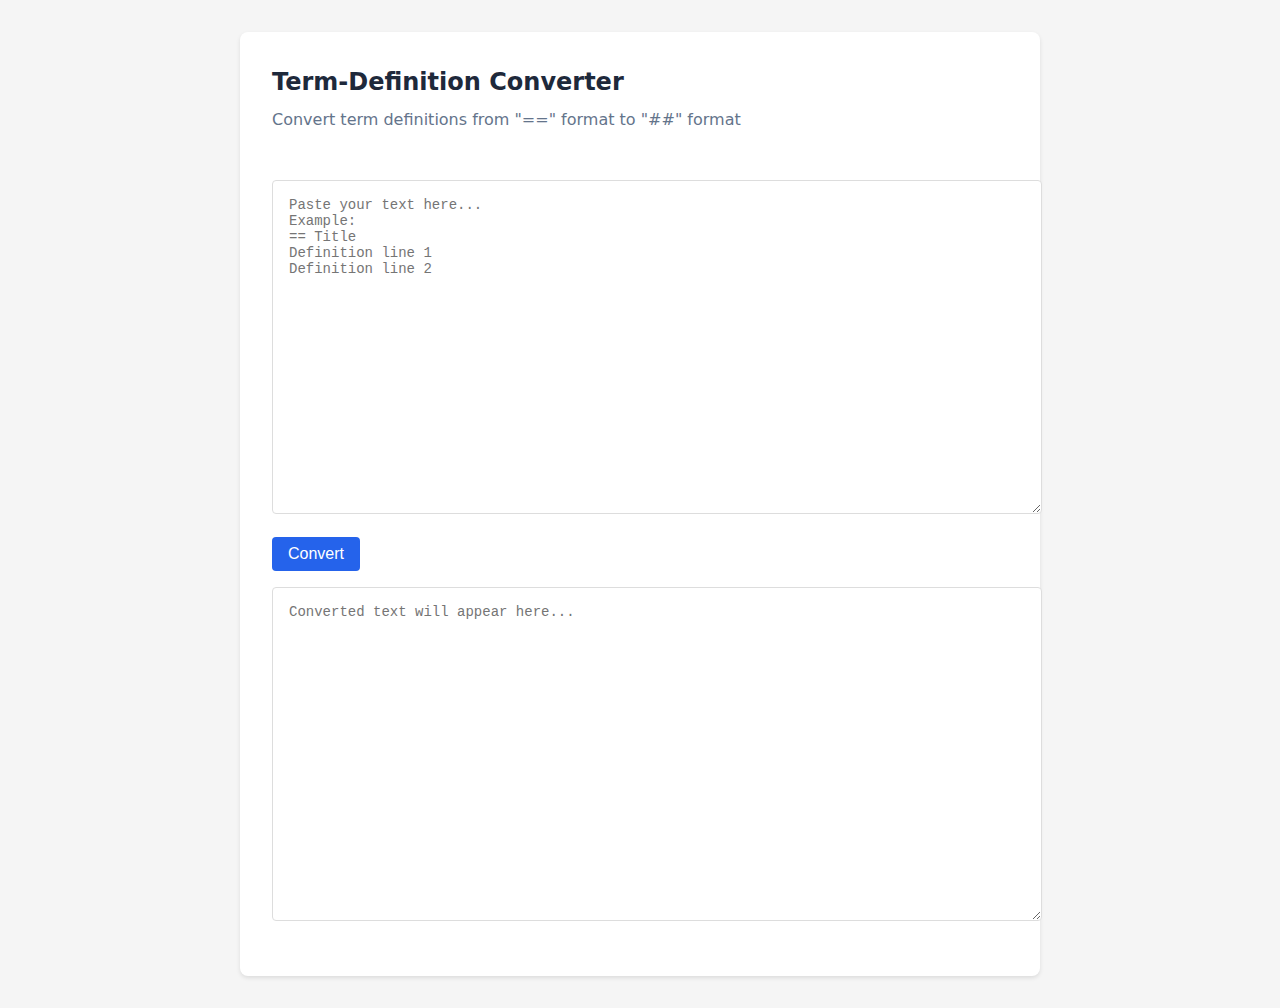
<file: knowt/index.html>
<!DOCTYPE html>
<html lang="en">

<head>
    <meta charset="UTF-8">
    <meta name="viewport" content="width=device-width, initial-scale=1.0">
    <title>Term-Definition Converter</title>
    <style>
        body {
            font-family: system-ui, -apple-system, sans-serif;
            max-width: 800px;
            margin: 2rem auto;
            padding: 0 1rem;
            line-height: 1.5;
            background-color: #f5f5f5;
            color: #333;
        }

        .container {
            background: white;
            padding: 2rem;
            border-radius: 8px;
            box-shadow: 0 2px 4px rgba(0, 0, 0, 0.1);
        }

        textarea {
            width: 100%;
            height: 300px;
            margin: 1rem 0;
            padding: 1rem;
            border: 1px solid #ddd;
            border-radius: 4px;
            font-family: monospace;
            font-size: 14px;
            resize: vertical;
        }

        button {
            background: #2563eb;
            color: white;
            border: none;
            padding: 0.5rem 1rem;
            border-radius: 4px;
            cursor: pointer;
            font-size: 16px;
            transition: background-color 0.2s;
        }

        button:hover {
            background: #1d4ed8;
        }

        .header {
            margin-bottom: 2rem;
        }

        .header h1 {
            margin: 0;
            font-size: 1.5rem;
            color: #1e293b;
        }

        .header p {
            margin: 0.5rem 0 0;
            color: #64748b;
        }
    </style>
</head>

<body>
    <div class="container">
        <div class="header">
            <h1>Term-Definition Converter</h1>
            <p>Convert term definitions from "==" format to "##" format</p>
        </div>

        <textarea id="input" placeholder="Paste your text here...
Example:
== Title
Definition line 1
Definition line 2"></textarea>

        <button id="convertBtn" onclick="convert()">Convert</button>

        <textarea id="output" readonly placeholder="Converted text will appear here..."></textarea>
    </div>

    <script>
        const button = document.getElementById('convertBtn');

        /**
          * The function:
          *
          * 1. Converts input text to output text
          * 2. Attempts to copy result to clipboard
          * 3. Shows temporary "Copied" confirmation
          *
          * Coversions is made reading lines one by one and tracking status (finit automation) 
          */
        async function convert() {
            const input = document.getElementById('input').value;
            const lines = input.split('\n');
            let result = '';
            let currentTitle = '';
            let currentBody = [];
            
            function isTitle1(line) {
                const trimmed = line.trim();
                return (trimmed.startsWith('==') || trimmed.startsWith('=')) && 
                       trimmed.length > (trimmed.startsWith('==') ? 2 : 1);
            }
            
            function isTitle2(line) {
                const trimmed = line.trim();
                return trimmed.startsWith('**') && 
                       trimmed.endsWith('**') && 
                       trimmed.length > 4;
            }
            
            function extractTitle(line) {
                const trimmed = line.trim();
                if (isTitle1(line)) {
                    return trimmed.startsWith('==') ? 
                        trimmed.substring(2).trim() : 
                        trimmed.substring(1).trim();
                }
                if (isTitle2(line)) {
                    return trimmed.slice(2, -2).trim();
                }
                return null;
            }

            function processSection() {
                if (currentTitle && currentBody.length > 0) {
                    if (result) {
                        result += '####';
                    }
                    result += currentTitle + '##' + currentBody.join('\n').trim();
                }
            }

            for (const line of lines) {
                const title = extractTitle(line);
                if (title !== null) {
                    processSection();
                    currentTitle = title;
                    currentBody = [];
                } else if (currentTitle) {
                    currentBody.push(line.replace(/\t/g, '    ').trimRight());
                }
            }
            
            processSection();
            if (result) {
                result += '####';
            }

            const output = document.getElementById('output');
            output.value = result;

            try {
                await navigator.clipboard.writeText(result);
                button.textContent = 'Copied to the clipboard!';
                setTimeout(() => { button.textContent = 'Convert'; }, 2000);
            } catch (err) {
                console.error('Failed to copy:', err);
            }
        }

        // Enable Ctrl+Enter shortcut for conversion
        document.getElementById('input').addEventListener('keydown', function (e) {
            if (e.ctrlKey && e.key === 'Enter') {
                convert();
            }
        });
    </script>
</body>

</html>
</file>
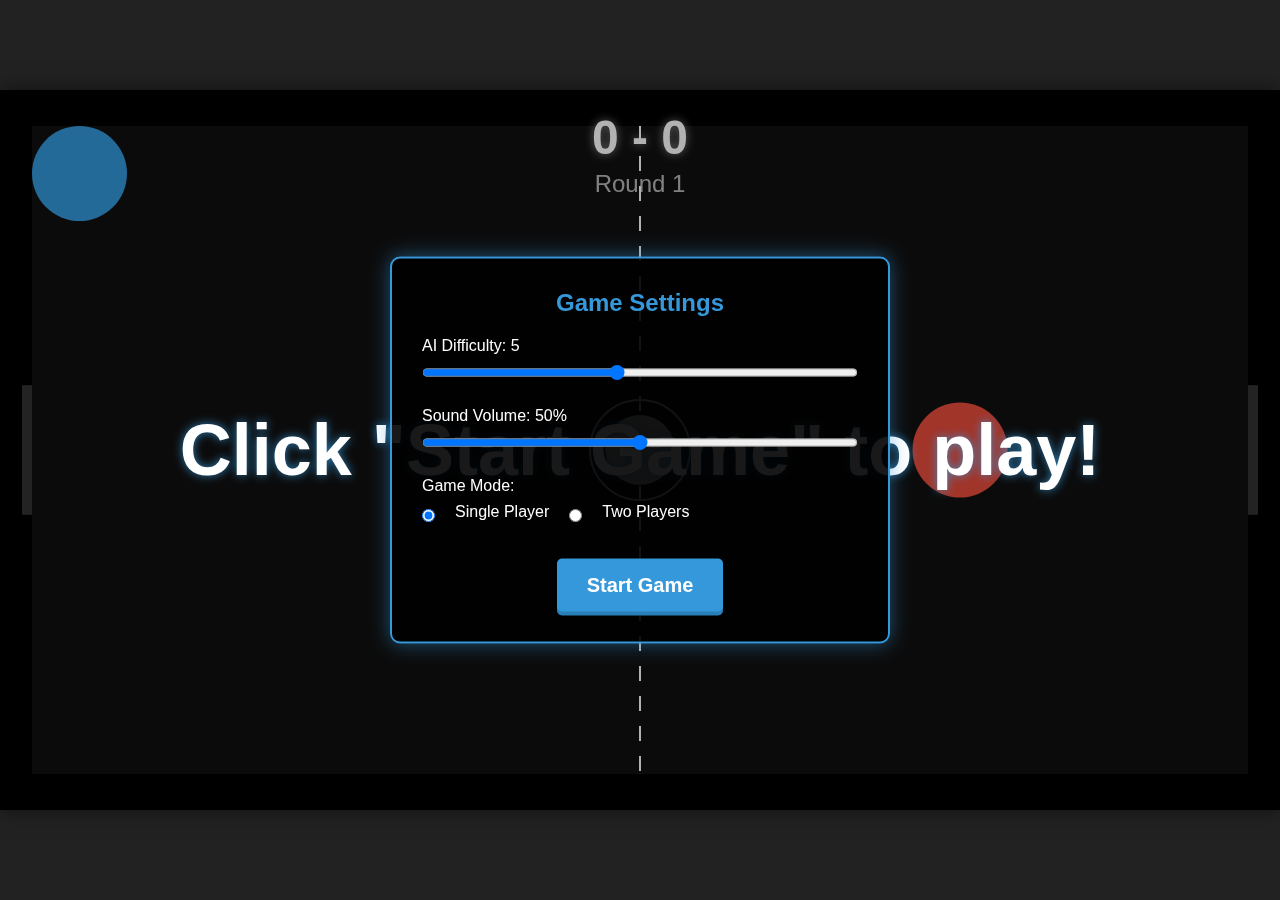
<file: games/airhockey/index.html>
<!DOCTYPE html>
<html lang="en">

<head>
    <meta charset="UTF-8">
    <meta name="viewport" content="width=device-width, initial-scale=1.0">
    <title>Air Hockey</title>
    <link rel="stylesheet" href="styles/styles.css">
</head>

<body>
    <div id="game-container">
        <canvas id="game-canvas"></canvas>

        <div id="hud">
            <div id="score-display">0 - 0</div>
            <div id="round-info">Round 1</div>
            <div id="message-overlay"></div>
        </div>

        <div id="settings-panel">
            <h2>Game Settings</h2>
            <div class="setting">
                <label for="ai-difficulty">AI Difficulty: <span id="difficulty-value">5</span></label>
                <input type="range" id="ai-difficulty" min="1" max="10" value="5">
            </div>
            <div class="setting">
                <label for="sound-volume">Sound Volume: <span id="volume-value">50</span>%</label>
                <input type="range" id="sound-volume" min="0" max="100" value="50">
            </div>
            <div class="setting">
                <label>Game Mode:</label>
                <div class="radio-group">
                    <input type="radio" id="single-player" name="game-mode" value="single" checked>
                    <label for="single-player">Single Player</label>
                    <input type="radio" id="two-player" name="game-mode" value="two">
                    <label for="two-player">Two Players</label>
                </div>
            </div>
            <button id="start-game" onclick="Game.startGame()">Start Game</button>
        </div>
    </div>

    <!-- Standalone game script (no modules) -->
    <script src="game.js"></script>

    <!-- Initialize the game when the page loads -->
    <script>
        // Start the game when the page loads
        document.addEventListener('DOMContentLoaded', function () {
            console.log("Initializing game");
            Game.init();
            console.log("Game initialized");
        });
    </script>
</body>

</html>
</file>
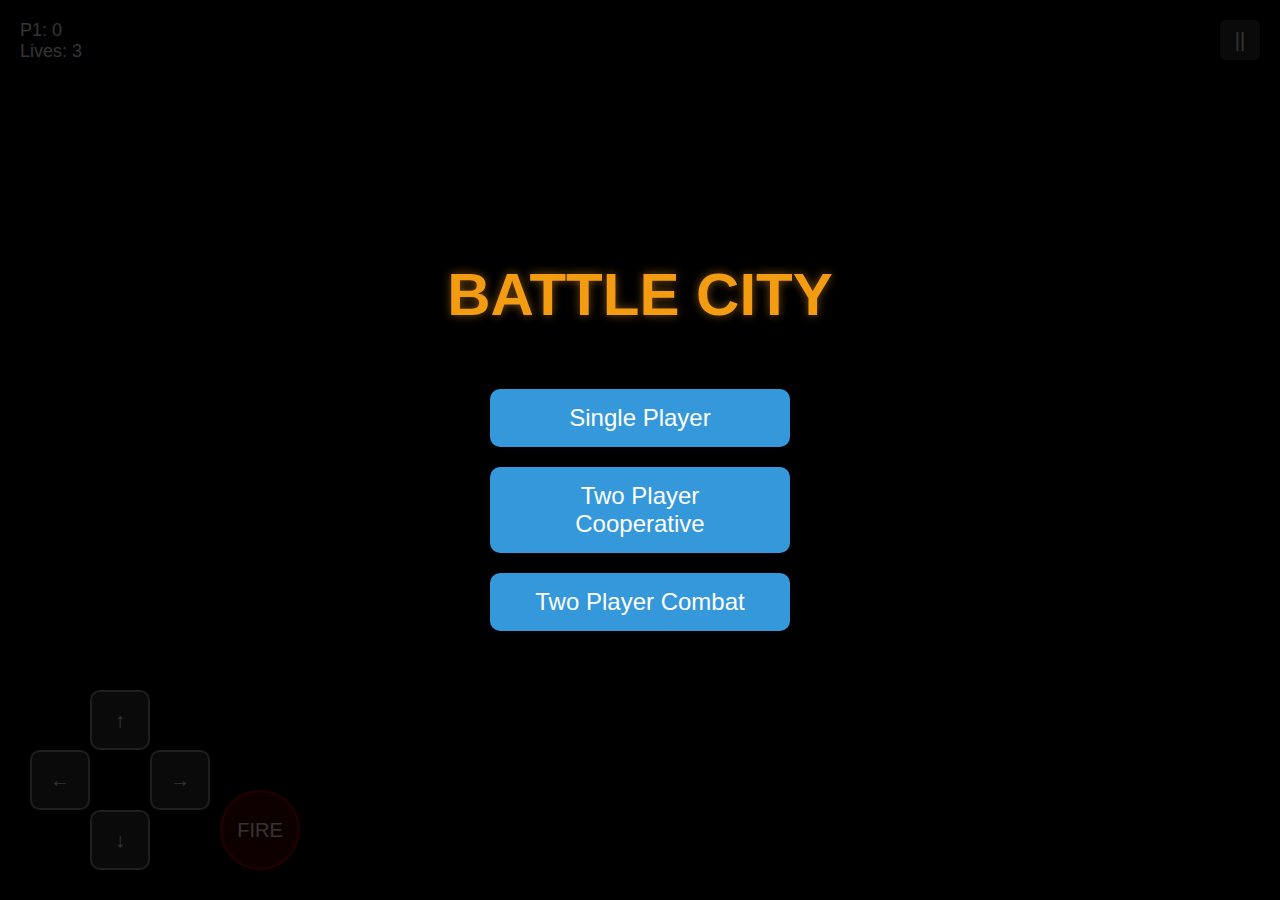
<file: games/battlecity/index.html>
<!DOCTYPE html>
<html lang="en">
<head>
    <meta charset="UTF-8">
    <meta name="viewport" content="width=device-width, initial-scale=1.0, maximum-scale=1.0, user-scalable=no">
    <title>Battle City for iPad Pro</title>
    <style>
        * {
            margin: 0;
            padding: 0;
            box-sizing: border-box;
            touch-action: none;
            -webkit-touch-callout: none;
            -webkit-user-select: none;
            user-select: none;
        }
        
        body {
            background-color: #2c3e50;
            overflow: hidden;
            font-family: Arial, sans-serif;
            display: flex;
            justify-content: center;
            align-items: center;
            height: 100vh;
            width: 100vw;
        }
        
        #game-container {
            position: relative;
            width: 100%;
            height: 100%;
            max-width: 1366px; /* iPad Pro 12.9 width */
            max-height: 1024px; /* iPad Pro 12.9 height */
            background-color: #000;
            overflow: hidden;
            outline: none; /* Remove focus outline */
        }
        
        canvas {
            position: absolute;
            top: 0;
            left: 0;
            width: 100%;
            height: 100%;
        }
        
        .control-container {
            position: absolute;
            bottom: 30px;
            width: 180px;
            height: 180px;
            z-index: 10;
        }
        
        #left-controls {
            left: 30px;
        }
        
        #right-controls {
            right: 30px;
            display: none;
        }
        
        .d-pad {
            position: relative;
            width: 100%;
            height: 100%;
        }
        
        .d-button {
            position: absolute;
            background-color: rgba(255, 255, 255, 0.2);
            border: 2px solid rgba(255, 255, 255, 0.5);
            border-radius: 10px;
            display: flex;
            justify-content: center;
            align-items: center;
            color: white;
            font-size: 20px;
            width: 60px;
            height: 60px;
            cursor: pointer;
        }
        
        .up {
            top: 0;
            left: 60px;
        }
        
        .right {
            top: 60px;
            left: 120px;
        }
        
        .down {
            top: 120px;
            left: 60px;
        }
        
        .left {
            top: 60px;
            left: 0;
        }
        
        .fire {
            position: absolute;
            bottom: 30px;
            width: 80px;
            height: 80px;
            background-color: rgba(255, 0, 0, 0.3);
            border: 2px solid rgba(255, 0, 0, 0.6);
            border-radius: 50%;
            display: flex;
            justify-content: center;
            align-items: center;
            color: white;
            font-size: 20px;
            cursor: pointer;
        }
        
        #left-fire {
            left: 220px;
        }
        
        #right-fire {
            right: 220px;
            display: none;
        }
        
        #menu {
            position: absolute;
            top: 0;
            left: 0;
            width: 100%;
            height: 100%;
            background-color: rgba(0, 0, 0, 0.8);
            display: flex;
            flex-direction: column;
            justify-content: center;
            align-items: center;
            z-index: 20;
        }
        
        #game-title {
            color: #f39c12;
            font-size: 60px;
            margin-bottom: 50px;
            text-shadow: 0 0 10px rgba(243, 156, 18, 0.5);
        }
        
        .menu-button {
            background-color: #3498db;
            color: white;
            border: none;
            border-radius: 10px;
            padding: 15px 30px;
            margin: 10px;
            font-size: 24px;
            cursor: pointer;
            transition: background-color 0.3s;
            width: 300px;
            text-align: center;
        }
        
        .menu-button:hover {
            background-color: #2980b9;
        }
        
        #game-over {
            position: absolute;
            top: 0;
            left: 0;
            width: 100%;
            height: 100%;
            background-color: rgba(0, 0, 0, 0.8);
            display: none;
            flex-direction: column;
            justify-content: center;
            align-items: center;
            z-index: 20;
            color: white;
        }
        
        #game-over h2 {
            font-size: 48px;
            margin-bottom: 20px;
            color: #e74c3c;
        }
        
        #game-over p {
            font-size: 24px;
            margin-bottom: 10px;
        }
        
        #pause-button {
            position: absolute;
            top: 20px;
            right: 20px;
            background-color: rgba(255, 255, 255, 0.2);
            border: none;
            color: white;
            width: 40px;
            height: 40px;
            border-radius: 5px;
            font-size: 20px;
            cursor: pointer;
            z-index: 15;
        }
        
        #scoreboard {
            position: absolute;
            top: 20px;
            left: 20px;
            color: white;
            font-size: 18px;
            z-index: 15;
        }
    </style>
</head>
<body>
    <div id="game-container">
        <canvas id="game-canvas"></canvas>
        
        <div id="scoreboard">
            <div id="player1-score">P1: 0</div>
            <div id="player2-score" style="display: none;">P2: 0</div>
            <div id="lives">Lives: 3</div>
        </div>
        
        <button id="pause-button">||</button>
        
        <div id="left-controls" class="control-container">
            <div class="d-pad">
                <div class="d-button up" id="p1-up">↑</div>
                <div class="d-button right" id="p1-right">→</div>
                <div class="d-button down" id="p1-down">↓</div>
                <div class="d-button left" id="p1-left">←</div>
            </div>
        </div>
        
        <div class="fire" id="left-fire">FIRE</div>
        
        <div id="right-controls" class="control-container">
            <div class="d-pad">
                <div class="d-button up" id="p2-up">↑</div>
                <div class="d-button right" id="p2-right">→</div>
                <div class="d-button down" id="p2-down">↓</div>
                <div class="d-button left" id="p2-left">←</div>
            </div>
        </div>
        
        <div class="fire" id="right-fire">FIRE</div>
        
        <div id="menu">
            <h1 id="game-title">BATTLE CITY</h1>
            <button class="menu-button" id="single-player">Single Player</button>
            <button class="menu-button" id="cooperative">Two Player Cooperative</button>
            <button class="menu-button" id="combat">Two Player Combat</button>
        </div>
        
        <div id="game-over">
            <h2>Game Over</h2>
            <p id="final-score">Final Score: 0</p>
            <p id="winner"></p>
            <button class="menu-button" id="restart">Restart</button>
            <button class="menu-button" id="main-menu">Main Menu</button>
        </div>
    </div>

    <script src="logic.js"></script>
</body>
</html>
</file>
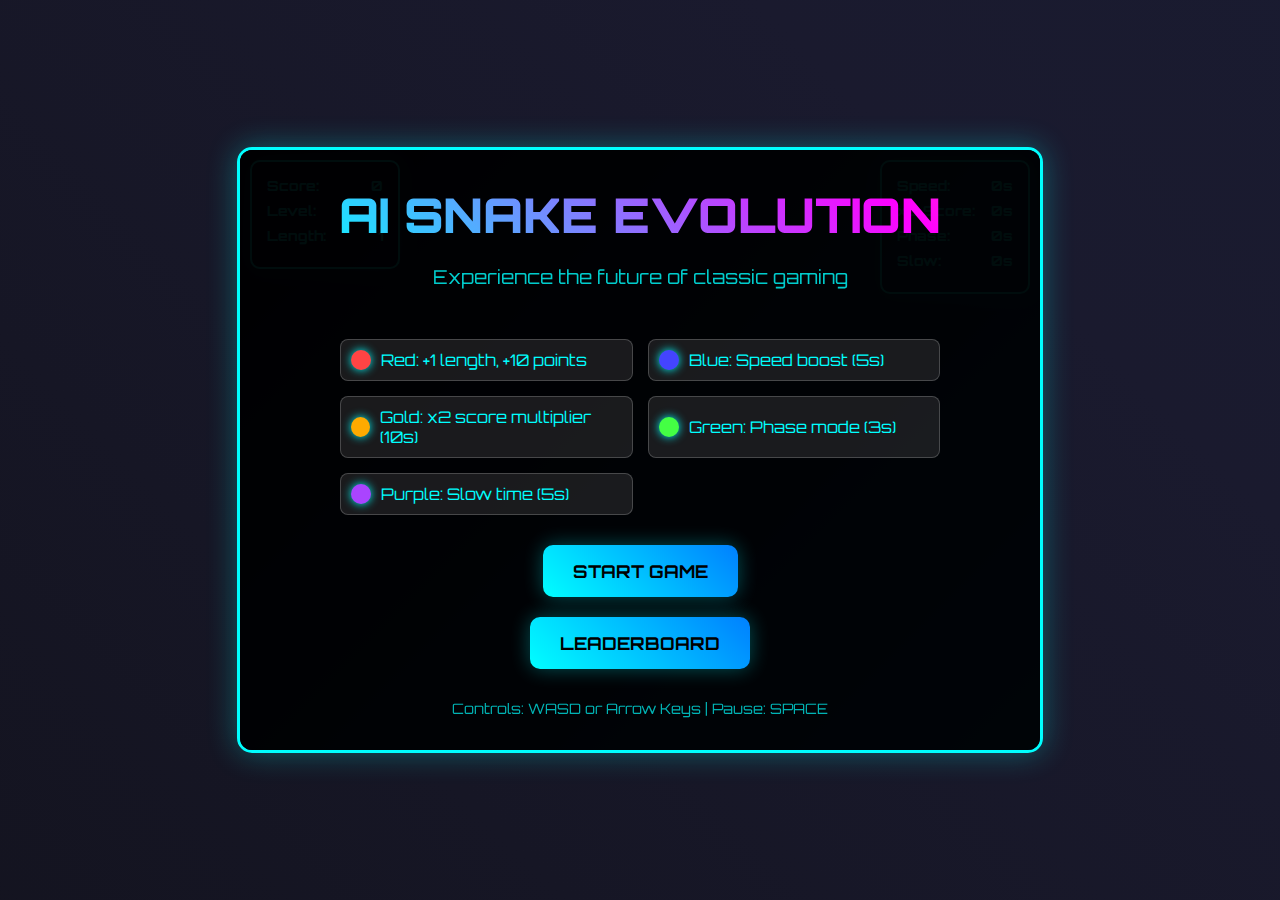
<file: games/snake/index.html>
<!DOCTYPE html>
<html lang="en">

<head>
    <meta charset="UTF-8">
    <meta name="viewport" content="width=device-width, initial-scale=1.0">
    <title>AI Snake Evolution</title>
    <link rel="stylesheet" href="styles.css">
</head>

<body>
    <div class="container">
        <div class="game-wrapper" id="gameWrapper">
            <canvas id="gameCanvas" width="800" height="600"></canvas>

            <div class="ui-overlay">
                <div class="score-panel">
                    <div class="score-item">
                        <span>Score:</span>
                        <span id="score">0</span>
                    </div>
                    <div class="score-item">
                        <span>Level:</span>
                        <span id="level">1</span>
                    </div>
                    <div class="score-item">
                        <span>Length:</span>
                        <span id="length">1</span>
                    </div>
                </div>

                <div class="abilities-panel">
                    <div class="ability-item" id="speedBoost">
                        <span>Speed:</span>
                        <span>0s</span>
                    </div>
                    <div class="ability-item" id="scoreMultiplier">
                        <span>x2 Score:</span>
                        <span>0s</span>
                    </div>
                    <div class="ability-item" id="phaseMode">
                        <span>Phase:</span>
                        <span>0s</span>
                    </div>
                    <div class="ability-item" id="slowTime">
                        <span>Slow:</span>
                        <span>0s</span>
                    </div>
                </div>
            </div>

            <!-- Start Screen -->
            <div class="screen" id="startScreen">
                <h1 class="title">AI SNAKE EVOLUTION</h1>
                <p class="subtitle">Experience the future of classic gaming</p>

                <div class="food-legend">
                    <div class="food-item">
                        <div class="food-icon red"></div>
                        <span>Red: +1 length, +10 points</span>
                    </div>
                    <div class="food-item">
                        <div class="food-icon blue"></div>
                        <span>Blue: Speed boost (5s)</span>
                    </div>
                    <div class="food-item">
                        <div class="food-icon gold"></div>
                        <span>Gold: x2 score multiplier (10s)</span>
                    </div>
                    <div class="food-item">
                        <div class="food-icon green"></div>
                        <span>Green: Phase mode (3s)</span>
                    </div>
                    <div class="food-item">
                        <div class="food-icon purple"></div>
                        <span>Purple: Slow time (5s)</span>
                    </div>
                </div>

                <button class="button" onclick="startGame()">START GAME</button>
                <button class="button" onclick="showLeaderboard()">LEADERBOARD</button>

                <div class="controls">
                    <p>Controls: WASD or Arrow Keys | Pause: SPACE</p>
                </div>
            </div>

            <!-- Pause Screen -->
            <div class="screen hidden" id="pauseScreen">
                <h2 class="title">GAME PAUSED</h2>
                <button class="button" onclick="resumeGame()">RESUME</button>
                <button class="button" onclick="restartGame()">RESTART</button>
                <button class="button" onclick="goToMenu()">MAIN MENU</button>
            </div>

            <!-- Game Over Screen -->
            <div class="screen hidden" id="gameOverScreen">
                <h2 class="title">GAME OVER</h2>
                <div class="leaderboard">
                    <div class="score-item">
                        <span>Final Score:</span>
                        <span id="finalScore">0</span>
                    </div>
                    <div class="score-item">
                        <span>Level Reached:</span>
                        <span id="finalLevel">1</span>
                    </div>
                    <div class="score-item">
                        <span>Max Length:</span>
                        <span id="finalLength">1</span>
                    </div>
                </div>
                <input type="text" class="name-input" id="playerName" placeholder="Enter your name" maxlength="12">
                <button class="button" onclick="saveScore()">SAVE SCORE</button>
                <button class="button" onclick="restartGame()">PLAY AGAIN</button>
                <button class="button" onclick="goToMenu()">MAIN MENU</button>
            </div>

            <!-- Leaderboard Screen -->
            <div class="screen hidden" id="leaderboardScreen">
                <h2 class="title">LEADERBOARD</h2>
                <div class="leaderboard" id="leaderboardList">
                    <!-- Leaderboard entries will be populated here -->
                </div>
                <button class="button" onclick="goToMenu()">BACK</button>
            </div>
        </div>
    </div>

    <script src="touch.js"></script>
    <script src="snake.js"></script>
</body>

</html>
</file>
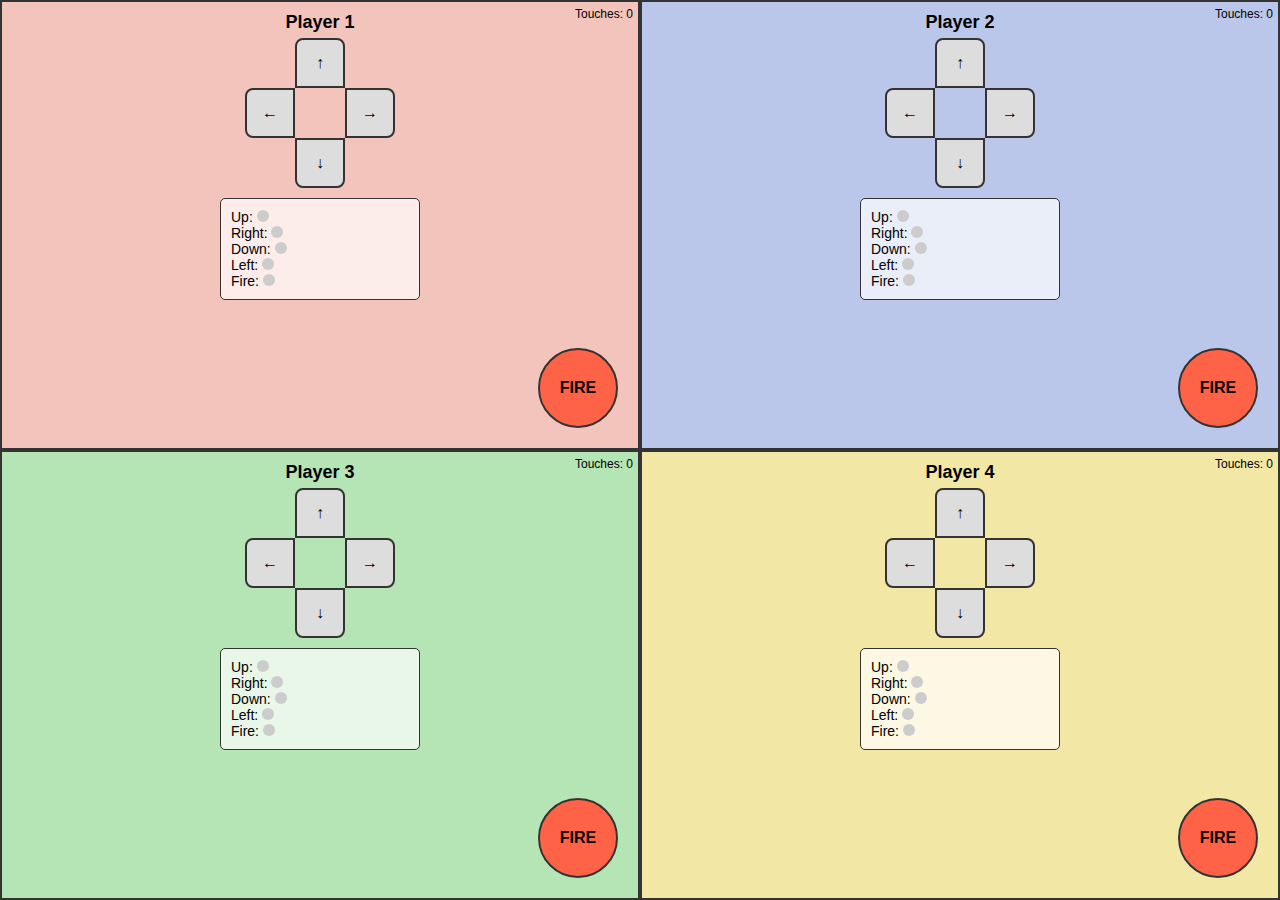
<file: games/battlecity/touch.html>
<!DOCTYPE html>
<html lang="en">
<head>
    <meta charset="UTF-8">
    <meta name="viewport" content="width=device-width, initial-scale=1.0, maximum-scale=1.0, user-scalable=no">
    <title>4-Player multitouch controls</title>
    <style>
        * {
            box-sizing: border-box;
            margin: 0;
            padding: 0;
            touch-action: none;
        }
        
        body {
            font-family: Arial, sans-serif;
            overflow: hidden;
            position: fixed;
            width: 100%;
            height: 100%;
        }
        
        .controls-container {
            display: grid;
            grid-template-columns: 1fr 1fr;
            grid-template-rows: 1fr 1fr;
            width: 100%;
            height: 100vh;
            background-color: #eee;
        }
        
        .control-group {
            display: flex;
            flex-direction: column;
            padding: 10px;
            border: 2px solid #333;
            position: relative;
        }
        
        .player1 { background-color: rgba(255, 99, 71, 0.3); }
        .player2 { background-color: rgba(65, 105, 225, 0.3); }
        .player3 { background-color: rgba(50, 205, 50, 0.3); }
        .player4 { background-color: rgba(255, 215, 0, 0.3); }
        
        .player-label {
            font-weight: bold;
            font-size: 18px;
            text-align: center;
            margin-bottom: 5px;
        }
        
        .d-pad {
            width: 150px;
            height: 150px;
            margin: 0 auto;
            position: relative;
        }
        
        .d-pad-button {
            position: absolute;
            background-color: #ddd;
            border: 2px solid #333;
            width: 50px;
            height: 50px;
            display: flex;
            justify-content: center;
            align-items: center;
            font-weight: bold;
            user-select: none;
        }
        
        .up { top: 0; left: 50px; border-radius: 8px 8px 0 0; }
        .right { top: 50px; left: 100px; border-radius: 0 8px 8px 0; }
        .down { top: 100px; left: 50px; border-radius: 0 0 8px 8px; }
        .left { top: 50px; left: 0; border-radius: 8px 0 0 8px; }
        
        .fire-button {
            width: 80px;
            height: 80px;
            background-color: #ff6347;
            border: 2px solid #333;
            border-radius: 50%;
            display: flex;
            justify-content: center;
            align-items: center;
            font-weight: bold;
            user-select: none;
            position: absolute;
            right: 20px;
            bottom: 20px;
        }
        
        .active {
            background-color: #999;
            transform: scale(0.95);
        }
        
        .status {
            position: absolute;
            top: 5px;
            right: 5px;
            font-size: 12px;
        }
        
        .control-status {
            margin: 10px auto;
            width: 200px;
            padding: 10px;
            background-color: rgba(255, 255, 255, 0.7);
            border: 1px solid #333;
            border-radius: 5px;
            font-size: 14px;
        }
        
        .status-indicator {
            display: inline-block;
            width: 12px;
            height: 12px;
            border-radius: 50%;
            margin-right: 5px;
            background-color: #ccc;
        }
        
        .status-active {
            background-color: #2ecc71;
        }
    </style>
</head>
<body>
    <div class="controls-container">
        <div class="control-group player1" id="player1">
            <div class="player-label">Player 1</div>
            <div class="status" id="status1">Touches: 0</div>
            <div class="d-pad">
                <div class="d-pad-button up" id="p1-up">↑</div>
                <div class="d-pad-button right" id="p1-right">→</div>
                <div class="d-pad-button down" id="p1-down">↓</div>
                <div class="d-pad-button left" id="p1-left">←</div>
            </div>
            <div class="fire-button" id="p1-fire">FIRE</div>
            <div class="control-status">
                <div>Up: <span class="status-indicator" id="p1-up-status"></span></div>
                <div>Right: <span class="status-indicator" id="p1-right-status"></span></div>
                <div>Down: <span class="status-indicator" id="p1-down-status"></span></div>
                <div>Left: <span class="status-indicator" id="p1-left-status"></span></div>
                <div>Fire: <span class="status-indicator" id="p1-fire-status"></span></div>
            </div>
        </div>
        
        <div class="control-group player2" id="player2">
            <div class="player-label">Player 2</div>
            <div class="status" id="status2">Touches: 0</div>
            <div class="d-pad">
                <div class="d-pad-button up" id="p2-up">↑</div>
                <div class="d-pad-button right" id="p2-right">→</div>
                <div class="d-pad-button down" id="p2-down">↓</div>
                <div class="d-pad-button left" id="p2-left">←</div>
            </div>
            <div class="fire-button" id="p2-fire">FIRE</div>
            <div class="control-status">
                <div>Up: <span class="status-indicator" id="p2-up-status"></span></div>
                <div>Right: <span class="status-indicator" id="p2-right-status"></span></div>
                <div>Down: <span class="status-indicator" id="p2-down-status"></span></div>
                <div>Left: <span class="status-indicator" id="p2-left-status"></span></div>
                <div>Fire: <span class="status-indicator" id="p2-fire-status"></span></div>
            </div>
        </div>
        
        <div class="control-group player3" id="player3">
            <div class="player-label">Player 3</div>
            <div class="status" id="status3">Touches: 0</div>
            <div class="d-pad">
                <div class="d-pad-button up" id="p3-up">↑</div>
                <div class="d-pad-button right" id="p3-right">→</div>
                <div class="d-pad-button down" id="p3-down">↓</div>
                <div class="d-pad-button left" id="p3-left">←</div>
            </div>
            <div class="fire-button" id="p3-fire">FIRE</div>
            <div class="control-status">
                <div>Up: <span class="status-indicator" id="p3-up-status"></span></div>
                <div>Right: <span class="status-indicator" id="p3-right-status"></span></div>
                <div>Down: <span class="status-indicator" id="p3-down-status"></span></div>
                <div>Left: <span class="status-indicator" id="p3-left-status"></span></div>
                <div>Fire: <span class="status-indicator" id="p3-fire-status"></span></div>
            </div>
        </div>
        
        <div class="control-group player4" id="player4">
            <div class="player-label">Player 4</div>
            <div class="status" id="status4">Touches: 0</div>
            <div class="d-pad">
                <div class="d-pad-button up" id="p4-up">↑</div>
                <div class="d-pad-button right" id="p4-right">→</div>
                <div class="d-pad-button down" id="p4-down">↓</div>
                <div class="d-pad-button left" id="p4-left">←</div>
            </div>
            <div class="fire-button" id="p4-fire">FIRE</div>
            <div class="control-status">
                <div>Up: <span class="status-indicator" id="p4-up-status"></span></div>
                <div>Right: <span class="status-indicator" id="p4-right-status"></span></div>
                <div>Down: <span class="status-indicator" id="p4-down-status"></span></div>
                <div>Left: <span class="status-indicator" id="p4-left-status"></span></div>
                <div>Fire: <span class="status-indicator" id="p4-fire-status"></span></div>
            </div>
        </div>
    </div>

    <script>
        document.addEventListener('DOMContentLoaded', function() {
            // Prevent default touch behaviors (scrolling, zooming)
            document.addEventListener('touchstart', function(e) {
                e.preventDefault();
            }, { passive: false });
            
            document.addEventListener('touchmove', function(e) {
                e.preventDefault();
            }, { passive: false });
            
            // Track active touches
            const activeTouches = {};
            const playerTouches = {
                player1: 0,
                player2: 0,
                player3: 0,
                player4: 0
            };
            
            // Get all interactive elements
            const buttons = document.querySelectorAll('.d-pad-button, .fire-button');
            const controlGroups = document.querySelectorAll('.control-group');
            
            // Update status displays
            function updateStatus() {
                for (let i = 1; i <= 4; i++) {
                    document.getElementById(`status${i}`).textContent = `Touches: ${playerTouches[`player${i}`]}`;
                }
            }
            
            // Update control status indicators
            function updateControlStatus(element, isActive) {
                if (!element) return;
                
                // Extract the player number and control type from the element ID
                // Format: "p{player}-{control}"
                const idParts = element.id.split('-');
                if (idParts.length !== 2) return;
                
                const playerNum = idParts[0].replace('p', '');
                const controlType = idParts[1];
                
                // Get the corresponding status indicator
                const statusIndicator = document.getElementById(`${idParts[0]}-${controlType}-status`);
                if (statusIndicator) {
                    if (isActive) {
                        statusIndicator.classList.add('status-active');
                    } else {
                        statusIndicator.classList.remove('status-active');
                    }
                }
            }
            
            // Find which element is touched
            function elementFromTouch(touchX, touchY) {
                for (const button of buttons) {
                    const rect = button.getBoundingClientRect();
                    if (
                        touchX >= rect.left &&
                        touchX <= rect.right &&
                        touchY >= rect.top &&
                        touchY <= rect.bottom
                    ) {
                        return button;
                    }
                }
                return null;
            }
            
            // Find which player's area contains the touch
            function playerFromTouch(touchX, touchY) {
                for (let i = 0; i < controlGroups.length; i++) {
                    const rect = controlGroups[i].getBoundingClientRect();
                    if (
                        touchX >= rect.left &&
                        touchX <= rect.right &&
                        touchY >= rect.top &&
                        touchY <= rect.bottom
                    ) {
                        return `player${i + 1}`;
                    }
                }
                return null;
            }
            
            // Touch start event
            document.addEventListener('touchstart', function(e) {
                const touches = e.changedTouches;
                
                for (let i = 0; i < touches.length; i++) {
                    const touch = touches[i];
                    const touchX = touch.clientX;
                    const touchY = touch.clientY;
                    
                    const element = elementFromTouch(touchX, touchY);
                    const player = playerFromTouch(touchX, touchY);
                    
                    if (element && player) {
                        activeTouches[touch.identifier] = {
                            element: element,
                            player: player
                        };
                        
                        element.classList.add('active');
                        updateControlStatus(element, true);
                        playerTouches[player]++;
                    }
                }
                
                updateStatus();
            });
            
            // Touch end/cancel events
            function handleTouchEnd(e) {
                const touches = e.changedTouches;
                
                for (let i = 0; i < touches.length; i++) {
                    const touch = touches[i];
                    
                    if (activeTouches[touch.identifier]) {
                        const activeTouch = activeTouches[touch.identifier];
                        activeTouch.element.classList.remove('active');
                        updateControlStatus(activeTouch.element, false);
                        playerTouches[activeTouch.player]--;
                        delete activeTouches[touch.identifier];
                    }
                }
                
                updateStatus();
            }
            
            document.addEventListener('touchend', handleTouchEnd);
            document.addEventListener('touchcancel', handleTouchEnd);
            
            // Touch move event (for sliding between buttons)
            document.addEventListener('touchmove', function(e) {
                const touches = e.changedTouches;
                
                for (let i = 0; i < touches.length; i++) {
                    const touch = touches[i];
                    const touchX = touch.clientX;
                    const touchY = touch.clientY;
                    
                    if (activeTouches[touch.identifier]) {
                        const activeTouch = activeTouches[touch.identifier];
                        const element = elementFromTouch(touchX, touchY);
                        
                        // If finger moved to a different element or no element
                        if (element !== activeTouch.element) {
                            // Remove active state from previous element
                            activeTouch.element.classList.remove('active');
                            updateControlStatus(activeTouch.element, false);
                            
                            // Update to new element if it exists and is in the same player area
                            if (element && playerFromTouch(touchX, touchY) === activeTouch.player) {
                                activeTouch.element = element;
                                element.classList.add('active');
                                updateControlStatus(element, true);
                            } else {
                                // Touch moved outside of any button or player area
                                playerTouches[activeTouch.player]--;
                                delete activeTouches[touch.identifier];
                            }
                            
                            updateStatus();
                        }
                    }
                }
            });
        });
    </script>
</body>
</html>
</file>
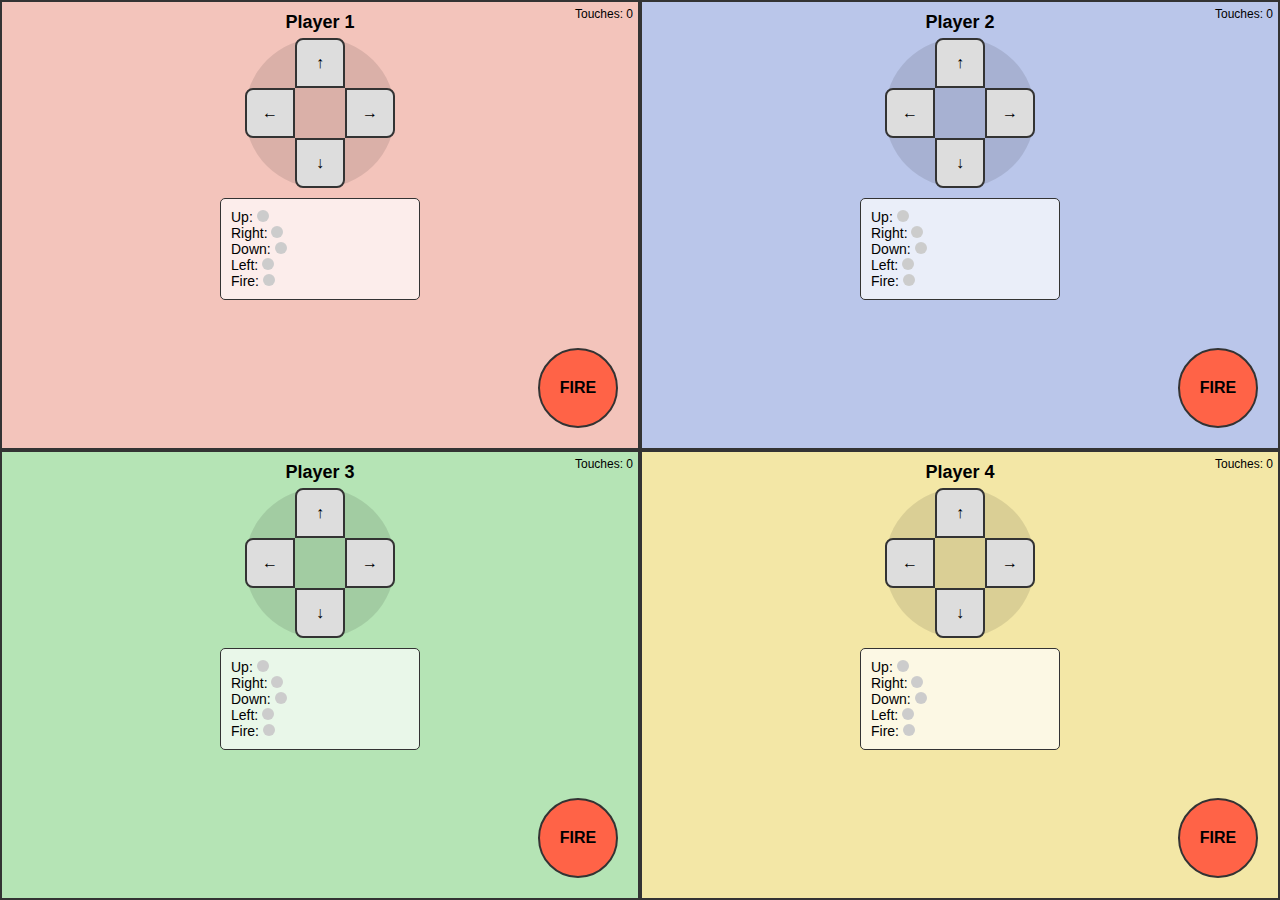
<file: games/battlecity/touch2.html>
<!DOCTYPE html>
<html lang="en">
<head>
    <meta charset="UTF-8">
    <meta name="viewport" content="width=device-width, initial-scale=1.0, maximum-scale=1.0, user-scalable=no">
    <title>4-Player multitouch controls</title>
    <style>
        * {
            box-sizing: border-box;
            margin: 0;
            padding: 0;
            touch-action: none;
        }
        
        body {
            font-family: Arial, sans-serif;
            overflow: hidden;
            position: fixed;
            width: 100%;
            height: 100%;
        }
        
        .controls-container {
            display: grid;
            grid-template-columns: 1fr 1fr;
            grid-template-rows: 1fr 1fr;
            width: 100%;
            height: 100vh;
            background-color: #eee;
        }
        
        .control-group {
            display: flex;
            flex-direction: column;
            padding: 10px;
            border: 2px solid #333;
            position: relative;
        }
        
        .player1 { background-color: rgba(255, 99, 71, 0.3); }
        .player2 { background-color: rgba(65, 105, 225, 0.3); }
        .player3 { background-color: rgba(50, 205, 50, 0.3); }
        .player4 { background-color: rgba(255, 215, 0, 0.3); }
        
        .player-label {
            font-weight: bold;
            font-size: 18px;
            text-align: center;
            margin-bottom: 5px;
        }
        
        .d-pad {
            width: 150px;
            height: 150px;
            margin: 0 auto;
            position: relative;
            background-color: rgba(0, 0, 0, 0.1);
            border-radius: 50%;
        }
        
        .d-pad-button {
            position: absolute;
            background-color: #ddd;
            border: 2px solid #333;
            width: 50px;
            height: 50px;
            display: flex;
            justify-content: center;
            align-items: center;
            font-weight: bold;
            user-select: none;
        }
        
        .up { top: 0; left: 50px; border-radius: 8px 8px 0 0; }
        .right { top: 50px; left: 100px; border-radius: 0 8px 8px 0; }
        .down { top: 100px; left: 50px; border-radius: 0 0 8px 8px; }
        .left { top: 50px; left: 0; border-radius: 8px 0 0 8px; }
        
        .fire-button {
            width: 80px;
            height: 80px;
            background-color: #ff6347;
            border: 2px solid #333;
            border-radius: 50%;
            display: flex;
            justify-content: center;
            align-items: center;
            font-weight: bold;
            user-select: none;
            position: absolute;
            right: 20px;
            bottom: 20px;
        }
        
        .active {
            background-color: #999;
            transform: scale(0.95);
        }
        
        .status {
            position: absolute;
            top: 5px;
            right: 5px;
            font-size: 12px;
        }
        
        .control-status {
            margin: 10px auto;
            width: 200px;
            padding: 10px;
            background-color: rgba(255, 255, 255, 0.7);
            border: 1px solid #333;
            border-radius: 5px;
            font-size: 14px;
        }
        
        .status-indicator {
            display: inline-block;
            width: 12px;
            height: 12px;
            border-radius: 50%;
            margin-right: 5px;
            background-color: #ccc;
        }
        
        .status-active {
            background-color: #2ecc71;
        }
    </style>
</head>
<body>
    <div class="controls-container">
        <div class="control-group player1" id="player1">
            <div class="player-label">Player 1</div>
            <div class="status" id="status1">Touches: 0</div>
            <div class="d-pad">
                <div class="d-pad-button up" id="p1-up">↑</div>
                <div class="d-pad-button right" id="p1-right">→</div>
                <div class="d-pad-button down" id="p1-down">↓</div>
                <div class="d-pad-button left" id="p1-left">←</div>
            </div>
            <div class="fire-button" id="p1-fire">FIRE</div>
            <div class="control-status">
                <div>Up: <span class="status-indicator" id="p1-up-status"></span></div>
                <div>Right: <span class="status-indicator" id="p1-right-status"></span></div>
                <div>Down: <span class="status-indicator" id="p1-down-status"></span></div>
                <div>Left: <span class="status-indicator" id="p1-left-status"></span></div>
                <div>Fire: <span class="status-indicator" id="p1-fire-status"></span></div>
            </div>
        </div>
        
        <div class="control-group player2" id="player2">
            <div class="player-label">Player 2</div>
            <div class="status" id="status2">Touches: 0</div>
            <div class="d-pad">
                <div class="d-pad-button up" id="p2-up">↑</div>
                <div class="d-pad-button right" id="p2-right">→</div>
                <div class="d-pad-button down" id="p2-down">↓</div>
                <div class="d-pad-button left" id="p2-left">←</div>
            </div>
            <div class="fire-button" id="p2-fire">FIRE</div>
            <div class="control-status">
                <div>Up: <span class="status-indicator" id="p2-up-status"></span></div>
                <div>Right: <span class="status-indicator" id="p2-right-status"></span></div>
                <div>Down: <span class="status-indicator" id="p2-down-status"></span></div>
                <div>Left: <span class="status-indicator" id="p2-left-status"></span></div>
                <div>Fire: <span class="status-indicator" id="p2-fire-status"></span></div>
            </div>
        </div>
        
        <div class="control-group player3" id="player3">
            <div class="player-label">Player 3</div>
            <div class="status" id="status3">Touches: 0</div>
            <div class="d-pad">
                <div class="d-pad-button up" id="p3-up">↑</div>
                <div class="d-pad-button right" id="p3-right">→</div>
                <div class="d-pad-button down" id="p3-down">↓</div>
                <div class="d-pad-button left" id="p3-left">←</div>
            </div>
            <div class="fire-button" id="p3-fire">FIRE</div>
            <div class="control-status">
                <div>Up: <span class="status-indicator" id="p3-up-status"></span></div>
                <div>Right: <span class="status-indicator" id="p3-right-status"></span></div>
                <div>Down: <span class="status-indicator" id="p3-down-status"></span></div>
                <div>Left: <span class="status-indicator" id="p3-left-status"></span></div>
                <div>Fire: <span class="status-indicator" id="p3-fire-status"></span></div>
            </div>
        </div>
        
        <div class="control-group player4" id="player4">
            <div class="player-label">Player 4</div>
            <div class="status" id="status4">Touches: 0</div>
            <div class="d-pad">
                <div class="d-pad-button up" id="p4-up">↑</div>
                <div class="d-pad-button right" id="p4-right">→</div>
                <div class="d-pad-button down" id="p4-down">↓</div>
                <div class="d-pad-button left" id="p4-left">←</div>
            </div>
            <div class="fire-button" id="p4-fire">FIRE</div>
            <div class="control-status">
                <div>Up: <span class="status-indicator" id="p4-up-status"></span></div>
                <div>Right: <span class="status-indicator" id="p4-right-status"></span></div>
                <div>Down: <span class="status-indicator" id="p4-down-status"></span></div>
                <div>Left: <span class="status-indicator" id="p4-left-status"></span></div>
                <div>Fire: <span class="status-indicator" id="p4-fire-status"></span></div>
            </div>
        </div>
    </div>

    <script>
        document.addEventListener('DOMContentLoaded', function() {
            // Prevent default touch behaviors (scrolling, zooming)
            document.addEventListener('touchstart', function(e) {
                e.preventDefault();
            }, { passive: false });
            
            document.addEventListener('touchmove', function(e) {
                e.preventDefault();
            }, { passive: false });
            
            // Track active touches
            const activeTouches = {};
            const playerTouches = {
                player1: 0,
                player2: 0,
                player3: 0,
                player4: 0
            };
            
            // Get all interactive elements
            const buttons = document.querySelectorAll('.d-pad-button, .fire-button');
            const controlGroups = document.querySelectorAll('.control-group');
            
            // Update status displays
            function updateStatus() {
                for (let i = 1; i <= 4; i++) {
                    document.getElementById(`status${i}`).textContent = `Touches: ${playerTouches[`player${i}`]}`;
                }
            }
            
            // Update control status indicators
            function updateControlStatus(element, isActive) {
                if (!element) return;
                
                // Extract the player number and control type from the element ID
                // Format: "p{player}-{control}"
                const idParts = element.id.split('-');
                if (idParts.length !== 2) return;
                
                const playerNum = idParts[0].replace('p', '');
                const controlType = idParts[1];
                
                // Get the corresponding status indicator
                const statusIndicator = document.getElementById(`${idParts[0]}-${controlType}-status`);
                if (statusIndicator) {
                    if (isActive) {
                        statusIndicator.classList.add('status-active');
                    } else {
                        statusIndicator.classList.remove('status-active');
                    }
                }
            }
            
            // Find which element is touched
            function elementFromTouch(touchX, touchY) {
                for (const button of buttons) {
                    const rect = button.getBoundingClientRect();
                    if (
                        touchX >= rect.left &&
                        touchX <= rect.right &&
                        touchY >= rect.top &&
                        touchY <= rect.bottom
                    ) {
                        return button;
                    }
                }
                return null;
            }
            
            // Check if an element is a d-pad button
            function isDpadButton(element) {
                return element && element.classList.contains('d-pad-button');
            }
            
            // Get the player's d-pad element from a touch position
            function getDpadFromTouch(touchX, touchY) {
                for (let i = 0; i < controlGroups.length; i++) {
                    const rect = controlGroups[i].getBoundingClientRect();
                    if (
                        touchX >= rect.left &&
                        touchX <= rect.right &&
                        touchY >= rect.top &&
                        touchY <= rect.bottom
                    ) {
                        return controlGroups[i].querySelector('.d-pad');
                    }
                }
                return null;
            }
            
            // Find which player's area contains the touch
            function playerFromTouch(touchX, touchY) {
                for (let i = 0; i < controlGroups.length; i++) {
                    const rect = controlGroups[i].getBoundingClientRect();
                    if (
                        touchX >= rect.left &&
                        touchX <= rect.right &&
                        touchY >= rect.top &&
                        touchY <= rect.bottom
                    ) {
                        return `player${i + 1}`;
                    }
                }
                return null;
            }
            
            // Touch start event
            document.addEventListener('touchstart', function(e) {
                const touches = e.changedTouches;
                
                for (let i = 0; i < touches.length; i++) {
                    const touch = touches[i];
                    const touchX = touch.clientX;
                    const touchY = touch.clientY;
                    
                    const element = elementFromTouch(touchX, touchY);
                    const player = playerFromTouch(touchX, touchY);
                    
                    if (element && player) {
                        activeTouches[touch.identifier] = {
                            element: element,
                            player: player
                        };
                        
                        element.classList.add('active');
                        updateControlStatus(element, true);
                        playerTouches[player]++;
                    }
                }
                
                updateStatus();
            });
            
            // Touch end/cancel events
            function handleTouchEnd(e) {
                const touches = e.changedTouches;
                
                for (let i = 0; i < touches.length; i++) {
                    const touch = touches[i];
                    
                    if (activeTouches[touch.identifier]) {
                        const activeTouch = activeTouches[touch.identifier];
                        activeTouch.element.classList.remove('active');
                        updateControlStatus(activeTouch.element, false);
                        playerTouches[activeTouch.player]--;
                        delete activeTouches[touch.identifier];
                    }
                }
                
                updateStatus();
            }
            
            document.addEventListener('touchend', handleTouchEnd);
            document.addEventListener('touchcancel', handleTouchEnd);
            
            // Touch move event (for sliding between buttons)
            document.addEventListener('touchmove', function(e) {
                const touches = e.changedTouches;
                
                for (let i = 0; i < touches.length; i++) {
                    const touch = touches[i];
                    const touchX = touch.clientX;
                    const touchY = touch.clientY;
                    
                    if (activeTouches[touch.identifier]) {
                        const activeTouch = activeTouches[touch.identifier];
                        
                        // If the active element is a d-pad button, handle sliding within d-pad
                        if (isDpadButton(activeTouch.element)) {
                            // Find which d-pad button the touch is over now
                            const dpad = getDpadFromTouch(touchX, touchY);
                            
                            if (dpad) {
                                // Find button within the d-pad
                                let newElement = null;
                                
                                // Find which button is touched based on position relative to d-pad center
                                const dpadRect = dpad.getBoundingClientRect();
                                const dpadCenterX = dpadRect.left + dpadRect.width / 2;
                                const dpadCenterY = dpadRect.top + dpadRect.height / 2;
                                
                                // Calculate direction based on touch position relative to d-pad center
                                const dx = touchX - dpadCenterX;
                                const dy = touchY - dpadCenterY;
                                
                                // Determine which direction based on the largest component
                                if (Math.abs(dx) > Math.abs(dy)) {
                                    // Horizontal movement dominates
                                    if (dx > 0) {
                                        // Right
                                        newElement = dpad.querySelector('.right');
                                    } else {
                                        // Left
                                        newElement = dpad.querySelector('.left');
                                    }
                                } else {
                                    // Vertical movement dominates
                                    if (dy > 0) {
                                        // Down
                                        newElement = dpad.querySelector('.down');
                                    } else {
                                        // Up
                                        newElement = dpad.querySelector('.up');
                                    }
                                }
                                
                                // Update if element changed
                                if (newElement && newElement !== activeTouch.element) {
                                    activeTouch.element.classList.remove('active');
                                    updateControlStatus(activeTouch.element, false);
                                    
                                    newElement.classList.add('active');
                                    updateControlStatus(newElement, true);
                                    
                                    activeTouch.element = newElement;
                                }
                            }
                        } else {
                            // Regular element handling
                            const element = elementFromTouch(touchX, touchY);
                            
                            // If finger moved to a different element or no element
                            if (element !== activeTouch.element) {
                                // Remove active state from previous element
                                activeTouch.element.classList.remove('active');
                                updateControlStatus(activeTouch.element, false);
                                
                                // Update to new element if it exists and is in the same player area
                                if (element && playerFromTouch(touchX, touchY) === activeTouch.player) {
                                    activeTouch.element = element;
                                    element.classList.add('active');
                                    updateControlStatus(element, true);
                                } else {
                                    // Touch moved outside of any button or player area
                                    playerTouches[activeTouch.player]--;
                                    delete activeTouches[touch.identifier];
                                }
                                
                                updateStatus();
                            }
                        }
                    }
                }
            });
        });
    </script>
</body>
</html>
</file>
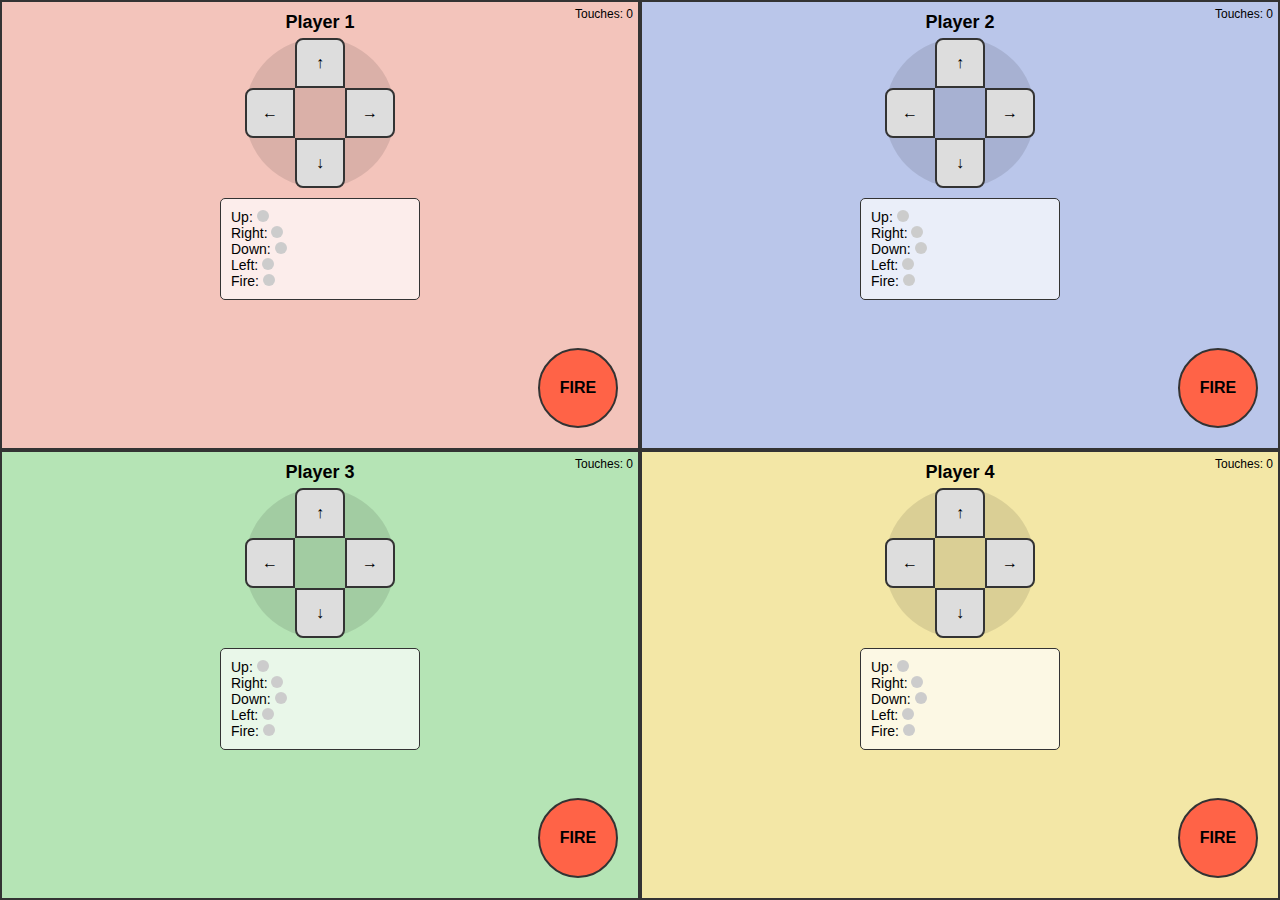
<file: games/battlecity/touch3.html>
<!DOCTYPE html>
<html lang="en">

<head>
    <meta charset="UTF-8">
    <meta name="viewport" content="width=device-width, initial-scale=1.0, maximum-scale=1.0, user-scalable=no">
    <title>4-Player multitouch controls</title>
    <style>
        * {
            box-sizing: border-box;
            margin: 0;
            padding: 0;
            touch-action: none;
        }

        body {
            font-family: Arial, sans-serif;
            overflow: hidden;
            position: fixed;
            width: 100%;
            height: 100%;
        }

        .controls-container {
            display: grid;
            grid-template-columns: 1fr 1fr;
            grid-template-rows: 1fr 1fr;
            width: 100%;
            height: 100vh;
            background-color: #eee;
        }

        .control-group {
            display: flex;
            flex-direction: column;
            padding: 10px;
            border: 2px solid #333;
            position: relative;
        }

        .player1 {
            background-color: rgba(255, 99, 71, 0.3);
        }

        .player2 {
            background-color: rgba(65, 105, 225, 0.3);
        }

        .player3 {
            background-color: rgba(50, 205, 50, 0.3);
        }

        .player4 {
            background-color: rgba(255, 215, 0, 0.3);
        }

        .player-label {
            font-weight: bold;
            font-size: 18px;
            text-align: center;
            margin-bottom: 5px;
        }

        .d-pad {
            width: 150px;
            height: 150px;
            margin: 0 auto;
            position: relative;
            background-color: rgba(0, 0, 0, 0.1);
            border-radius: 50%;
        }

        .d-pad-button {
            position: absolute;
            background-color: #ddd;
            border: 2px solid #333;
            width: 50px;
            height: 50px;
            display: flex;
            justify-content: center;
            align-items: center;
            font-weight: bold;
            user-select: none;
        }

        .up {
            top: 0;
            left: 50px;
            border-radius: 8px 8px 0 0;
        }

        .right {
            top: 50px;
            left: 100px;
            border-radius: 0 8px 8px 0;
        }

        .down {
            top: 100px;
            left: 50px;
            border-radius: 0 0 8px 8px;
        }

        .left {
            top: 50px;
            left: 0;
            border-radius: 8px 0 0 8px;
        }

        .fire-button {
            width: 80px;
            height: 80px;
            background-color: #ff6347;
            border: 2px solid #333;
            border-radius: 50%;
            display: flex;
            justify-content: center;
            align-items: center;
            font-weight: bold;
            user-select: none;
            position: absolute;
            right: 20px;
            bottom: 20px;
        }

        .active {
            background-color: #999;
            transform: scale(0.95);
        }

        .status {
            position: absolute;
            top: 5px;
            right: 5px;
            font-size: 12px;
        }

        .control-status {
            margin: 10px auto;
            width: 200px;
            padding: 10px;
            background-color: rgba(255, 255, 255, 0.7);
            border: 1px solid #333;
            border-radius: 5px;
            font-size: 14px;
        }

        .status-indicator {
            display: inline-block;
            width: 12px;
            height: 12px;
            border-radius: 50%;
            margin-right: 5px;
            background-color: #ccc;
        }

        .status-active {
            background-color: #2ecc71;
        }
    </style>
</head>

<body>
    <div class="controls-container">
        <div class="control-group player1" id="player1">
            <div class="player-label">Player 1</div>
            <div class="status" id="status1">Touches: 0</div>
            <div class="d-pad">
                <div class="d-pad-button up" id="p1-up">↑</div>
                <div class="d-pad-button right" id="p1-right">→</div>
                <div class="d-pad-button down" id="p1-down">↓</div>
                <div class="d-pad-button left" id="p1-left">←</div>
            </div>
            <div class="fire-button" id="p1-fire">FIRE</div>
            <div class="control-status">
                <div>Up: <span class="status-indicator" id="p1-up-status"></span></div>
                <div>Right: <span class="status-indicator" id="p1-right-status"></span></div>
                <div>Down: <span class="status-indicator" id="p1-down-status"></span></div>
                <div>Left: <span class="status-indicator" id="p1-left-status"></span></div>
                <div>Fire: <span class="status-indicator" id="p1-fire-status"></span></div>
            </div>
        </div>

        <div class="control-group player2" id="player2">
            <div class="player-label">Player 2</div>
            <div class="status" id="status2">Touches: 0</div>
            <div class="d-pad">
                <div class="d-pad-button up" id="p2-up">↑</div>
                <div class="d-pad-button right" id="p2-right">→</div>
                <div class="d-pad-button down" id="p2-down">↓</div>
                <div class="d-pad-button left" id="p2-left">←</div>
            </div>
            <div class="fire-button" id="p2-fire">FIRE</div>
            <div class="control-status">
                <div>Up: <span class="status-indicator" id="p2-up-status"></span></div>
                <div>Right: <span class="status-indicator" id="p2-right-status"></span></div>
                <div>Down: <span class="status-indicator" id="p2-down-status"></span></div>
                <div>Left: <span class="status-indicator" id="p2-left-status"></span></div>
                <div>Fire: <span class="status-indicator" id="p2-fire-status"></span></div>
            </div>
        </div>

        <div class="control-group player3" id="player3">
            <div class="player-label">Player 3</div>
            <div class="status" id="status3">Touches: 0</div>
            <div class="d-pad">
                <div class="d-pad-button up" id="p3-up">↑</div>
                <div class="d-pad-button right" id="p3-right">→</div>
                <div class="d-pad-button down" id="p3-down">↓</div>
                <div class="d-pad-button left" id="p3-left">←</div>
            </div>
            <div class="fire-button" id="p3-fire">FIRE</div>
            <div class="control-status">
                <div>Up: <span class="status-indicator" id="p3-up-status"></span></div>
                <div>Right: <span class="status-indicator" id="p3-right-status"></span></div>
                <div>Down: <span class="status-indicator" id="p3-down-status"></span></div>
                <div>Left: <span class="status-indicator" id="p3-left-status"></span></div>
                <div>Fire: <span class="status-indicator" id="p3-fire-status"></span></div>
            </div>
        </div>

        <div class="control-group player4" id="player4">
            <div class="player-label">Player 4</div>
            <div class="status" id="status4">Touches: 0</div>
            <div class="d-pad">
                <div class="d-pad-button up" id="p4-up">↑</div>
                <div class="d-pad-button right" id="p4-right">→</div>
                <div class="d-pad-button down" id="p4-down">↓</div>
                <div class="d-pad-button left" id="p4-left">←</div>
            </div>
            <div class="fire-button" id="p4-fire">FIRE</div>
            <div class="control-status">
                <div>Up: <span class="status-indicator" id="p4-up-status"></span></div>
                <div>Right: <span class="status-indicator" id="p4-right-status"></span></div>
                <div>Down: <span class="status-indicator" id="p4-down-status"></span></div>
                <div>Left: <span class="status-indicator" id="p4-left-status"></span></div>
                <div>Fire: <span class="status-indicator" id="p4-fire-status"></span></div>
            </div>
        </div>
    </div>

    <script>
        document.addEventListener('DOMContentLoaded', function () {

            // Track mouse state
            let activeMouseButton = null;
            let activeMousePlayer = null;

            // Mouse down event
            document.addEventListener('mousedown', function (e) {
                const mouseX = e.clientX;
                const mouseY = e.clientY;

                const element = elementFromTouch(mouseX, mouseY);
                const player = playerFromTouch(mouseX, mouseY);

                if (element && player) {
                    activeMouseButton = element;
                    activeMousePlayer = player;

                    element.classList.add('active');
                    updateControlStatus(element, true);
                    playerTouches[player]++;

                    updateStatus();
                }
            });

            // Mouse move event
            document.addEventListener('mousemove', function (e) {
                if (!activeMouseButton) return;

                const mouseX = e.clientX;
                const mouseY = e.clientY;

                // Use the same logic as touch events
                if (isDpadButton(activeMouseButton)) {
                    const dpad = getDpadFromTouch(mouseX, mouseY);

                    if (dpad) {
                        let newElement = null;

                        const dpadRect = dpad.getBoundingClientRect();
                        const dpadCenterX = dpadRect.left + dpadRect.width / 2;
                        const dpadCenterY = dpadRect.top + dpadRect.height / 2;

                        const dx = mouseX - dpadCenterX;
                        const dy = mouseY - dpadCenterY;

                        if (Math.abs(dx) > Math.abs(dy)) {
                            newElement = dx > 0 ? dpad.querySelector('.right') : dpad.querySelector('.left');
                        } else {
                            newElement = dy > 0 ? dpad.querySelector('.down') : dpad.querySelector('.up');
                        }

                        if (newElement && newElement !== activeMouseButton) {
                            activeMouseButton.classList.remove('active');
                            updateControlStatus(activeMouseButton, false);

                            newElement.classList.add('active');
                            updateControlStatus(newElement, true);

                            activeMouseButton = newElement;
                        }
                    }
                } else {
                    const element = elementFromTouch(mouseX, mouseY);
                    const player = playerFromTouch(mouseX, mouseY);

                    if (element !== activeMouseButton) {
                        activeMouseButton.classList.remove('active');
                        updateControlStatus(activeMouseButton, false);

                        if (element && player === activeMousePlayer) {
                            activeMouseButton = element;
                            element.classList.add('active');
                            updateControlStatus(element, true);
                        } else {
                            playerTouches[activeMousePlayer]--;
                            activeMouseButton = null;
                            activeMousePlayer = null;
                            updateStatus();
                        }
                    }
                }
            });

            // Mouse up event
            document.addEventListener('mouseup', function () {
                if (activeMouseButton) {
                    activeMouseButton.classList.remove('active');
                    updateControlStatus(activeMouseButton, false);
                    playerTouches[activeMousePlayer]--;
                    activeMouseButton = null;
                    activeMousePlayer = null;
                    updateStatus();
                }
            });

            // Prevent dragging from causing issues
            document.addEventListener('dragstart', function (e) {
                e.preventDefault();
            });

            // Prevent default touch behaviors (scrolling, zooming)
            document.addEventListener('touchstart', function (e) {
                e.preventDefault();
            }, { passive: false });

            document.addEventListener('touchmove', function (e) {
                e.preventDefault();
            }, { passive: false });

            // Track active touches
            const activeTouches = {};
            const playerTouches = {
                player1: 0,
                player2: 0,
                player3: 0,
                player4: 0
            };

            // Get all interactive elements
            const buttons = document.querySelectorAll('.d-pad-button, .fire-button');
            const controlGroups = document.querySelectorAll('.control-group');

            // Update status displays
            function updateStatus() {
                for (let i = 1; i <= 4; i++) {
                    document.getElementById(`status${i}`).textContent = `Touches: ${playerTouches[`player${i}`]}`;
                }
            }

            // Update control status indicators
            function updateControlStatus(element, isActive) {
                if (!element) return;

                // Extract the player number and control type from the element ID
                // Format: "p{player}-{control}"
                const idParts = element.id.split('-');
                if (idParts.length !== 2) return;

                const playerNum = idParts[0].replace('p', '');
                const controlType = idParts[1];

                // Get the corresponding status indicator
                const statusIndicator = document.getElementById(`${idParts[0]}-${controlType}-status`);
                if (statusIndicator) {
                    if (isActive) {
                        statusIndicator.classList.add('status-active');
                    } else {
                        statusIndicator.classList.remove('status-active');
                    }
                }
            }

            // Find which element is touched
            function elementFromTouch(touchX, touchY) {
                for (const button of buttons) {
                    const rect = button.getBoundingClientRect();
                    if (
                        touchX >= rect.left &&
                        touchX <= rect.right &&
                        touchY >= rect.top &&
                        touchY <= rect.bottom
                    ) {
                        return button;
                    }
                }
                return null;
            }

            // Check if an element is a d-pad button
            function isDpadButton(element) {
                return element && element.classList.contains('d-pad-button');
            }

            // Get the player's d-pad element from a touch position
            function getDpadFromTouch(touchX, touchY) {
                for (let i = 0; i < controlGroups.length; i++) {
                    const rect = controlGroups[i].getBoundingClientRect();
                    if (
                        touchX >= rect.left &&
                        touchX <= rect.right &&
                        touchY >= rect.top &&
                        touchY <= rect.bottom
                    ) {
                        return controlGroups[i].querySelector('.d-pad');
                    }
                }
                return null;
            }

            // Find which player's area contains the touch
            function playerFromTouch(touchX, touchY) {
                for (let i = 0; i < controlGroups.length; i++) {
                    const rect = controlGroups[i].getBoundingClientRect();
                    if (
                        touchX >= rect.left &&
                        touchX <= rect.right &&
                        touchY >= rect.top &&
                        touchY <= rect.bottom
                    ) {
                        return `player${i + 1}`;
                    }
                }
                return null;
            }

            // Touch start event
            document.addEventListener('touchstart', function (e) {
                const touches = e.changedTouches;

                for (let i = 0; i < touches.length; i++) {
                    const touch = touches[i];
                    const touchX = touch.clientX;
                    const touchY = touch.clientY;

                    const element = elementFromTouch(touchX, touchY);
                    const player = playerFromTouch(touchX, touchY);

                    if (element && player) {
                        activeTouches[touch.identifier] = {
                            element: element,
                            player: player
                        };

                        element.classList.add('active');
                        updateControlStatus(element, true);
                        playerTouches[player]++;
                    }
                }

                updateStatus();
            });

            // Touch end/cancel events
            function handleTouchEnd(e) {
                const touches = e.changedTouches;

                for (let i = 0; i < touches.length; i++) {
                    const touch = touches[i];

                    if (activeTouches[touch.identifier]) {
                        const activeTouch = activeTouches[touch.identifier];
                        activeTouch.element.classList.remove('active');
                        updateControlStatus(activeTouch.element, false);
                        playerTouches[activeTouch.player]--;
                        delete activeTouches[touch.identifier];
                    }
                }

                updateStatus();
            }

            document.addEventListener('touchend', handleTouchEnd);
            document.addEventListener('touchcancel', handleTouchEnd);

            // Touch move event (for sliding between buttons)
            document.addEventListener('touchmove', function (e) {
                const touches = e.changedTouches;

                for (let i = 0; i < touches.length; i++) {
                    const touch = touches[i];
                    const touchX = touch.clientX;
                    const touchY = touch.clientY;

                    if (activeTouches[touch.identifier]) {
                        const activeTouch = activeTouches[touch.identifier];

                        // If the active element is a d-pad button, handle sliding within d-pad
                        if (isDpadButton(activeTouch.element)) {
                            // Find which d-pad button the touch is over now
                            const dpad = getDpadFromTouch(touchX, touchY);

                            if (dpad) {
                                // Find button within the d-pad
                                let newElement = null;

                                // Find which button is touched based on position relative to d-pad center
                                const dpadRect = dpad.getBoundingClientRect();
                                const dpadCenterX = dpadRect.left + dpadRect.width / 2;
                                const dpadCenterY = dpadRect.top + dpadRect.height / 2;

                                // Calculate direction based on touch position relative to d-pad center
                                const dx = touchX - dpadCenterX;
                                const dy = touchY - dpadCenterY;

                                // Determine which direction based on the largest component
                                if (Math.abs(dx) > Math.abs(dy)) {
                                    // Horizontal movement dominates
                                    if (dx > 0) {
                                        // Right
                                        newElement = dpad.querySelector('.right');
                                    } else {
                                        // Left
                                        newElement = dpad.querySelector('.left');
                                    }
                                } else {
                                    // Vertical movement dominates
                                    if (dy > 0) {
                                        // Down
                                        newElement = dpad.querySelector('.down');
                                    } else {
                                        // Up
                                        newElement = dpad.querySelector('.up');
                                    }
                                }

                                // Update if element changed
                                if (newElement && newElement !== activeTouch.element) {
                                    activeTouch.element.classList.remove('active');
                                    updateControlStatus(activeTouch.element, false);

                                    newElement.classList.add('active');
                                    updateControlStatus(newElement, true);

                                    activeTouch.element = newElement;
                                }
                            }
                        } else {
                            // Regular element handling
                            const element = elementFromTouch(touchX, touchY);

                            // If finger moved to a different element or no element
                            if (element !== activeTouch.element) {
                                // Remove active state from previous element
                                activeTouch.element.classList.remove('active');
                                updateControlStatus(activeTouch.element, false);

                                // Update to new element if it exists and is in the same player area
                                if (element && playerFromTouch(touchX, touchY) === activeTouch.player) {
                                    activeTouch.element = element;
                                    element.classList.add('active');
                                    updateControlStatus(element, true);
                                } else {
                                    // Touch moved outside of any button or player area
                                    playerTouches[activeTouch.player]--;
                                    delete activeTouches[touch.identifier];
                                }

                                updateStatus();
                            }
                        }
                    }
                }
            });
        });
    </script>
</body>

</html>
</file>
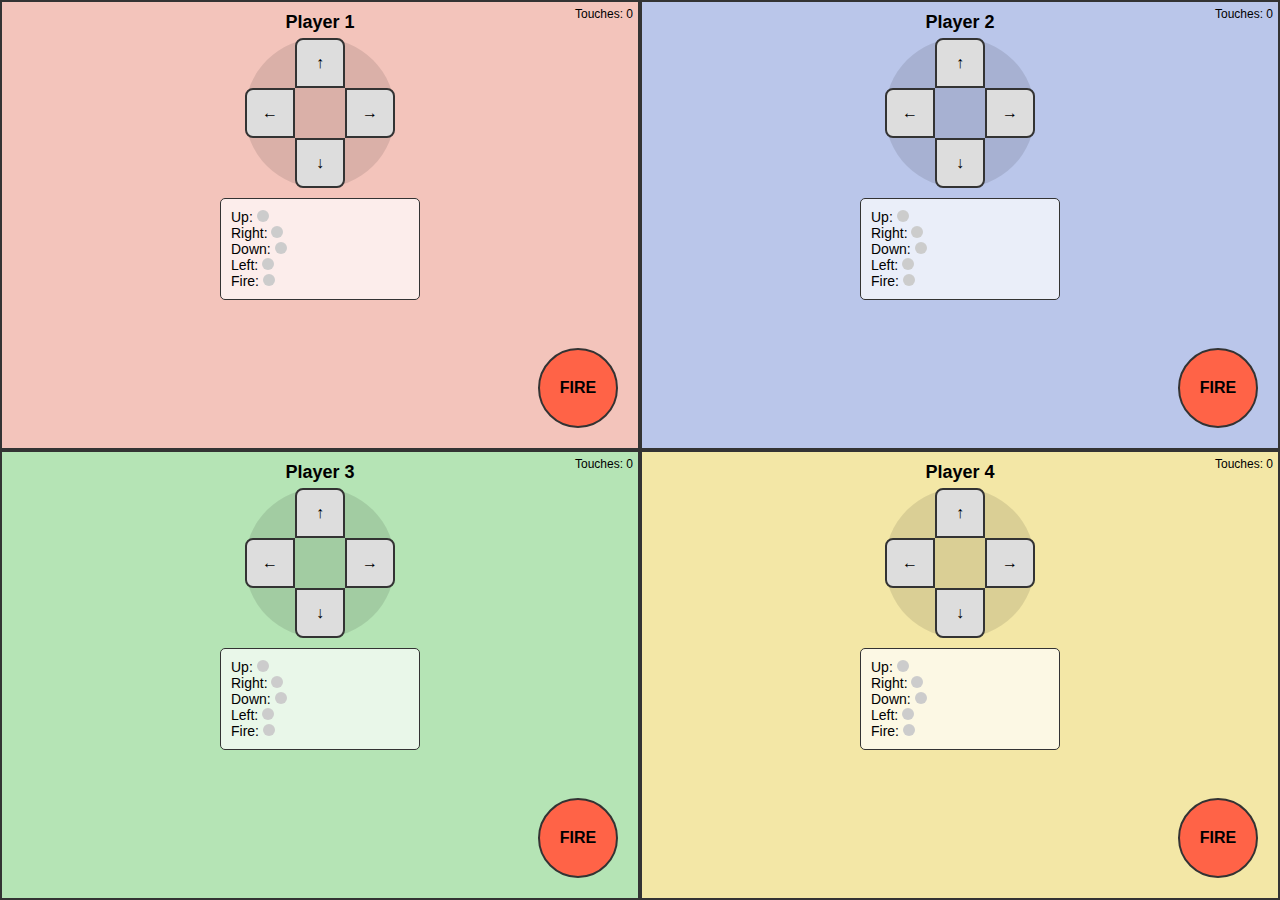
<file: games/battlecity/touch4.html>
<!DOCTYPE html>
<html lang="en">

<head>
    <meta charset="UTF-8">
    <meta name="viewport" content="width=device-width, initial-scale=1.0, maximum-scale=1.0, user-scalable=no">
    <title>4-Player multitouch controls</title>
    <style>
        * {
            box-sizing: border-box;
            margin: 0;
            padding: 0;
            touch-action: none;
        }

        body {
            font-family: Arial, sans-serif;
            overflow: hidden;
            position: fixed;
            width: 100%;
            height: 100%;
        }

        .controls-container {
            display: grid;
            grid-template-columns: 1fr 1fr;
            grid-template-rows: 1fr 1fr;
            width: 100%;
            height: 100vh;
            background-color: #eee;
        }

        .control-group {
            display: flex;
            flex-direction: column;
            padding: 10px;
            border: 2px solid #333;
            position: relative;
        }

        .player1 {
            background-color: rgba(255, 99, 71, 0.3);
        }

        .player2 {
            background-color: rgba(65, 105, 225, 0.3);
        }

        .player3 {
            background-color: rgba(50, 205, 50, 0.3);
        }

        .player4 {
            background-color: rgba(255, 215, 0, 0.3);
        }

        .player-label {
            font-weight: bold;
            font-size: 18px;
            text-align: center;
            margin-bottom: 5px;
        }

        .d-pad {
            width: 150px;
            height: 150px;
            margin: 0 auto;
            position: relative;
            background-color: rgba(0, 0, 0, 0.1);
            border-radius: 50%;
        }

        .d-pad-button {
            position: absolute;
            background-color: #ddd;
            border: 2px solid #333;
            width: 50px;
            height: 50px;
            display: flex;
            justify-content: center;
            align-items: center;
            font-weight: bold;
            user-select: none;
        }

        .up {
            top: 0;
            left: 50px;
            border-radius: 8px 8px 0 0;
        }

        .right {
            top: 50px;
            left: 100px;
            border-radius: 0 8px 8px 0;
        }

        .down {
            top: 100px;
            left: 50px;
            border-radius: 0 0 8px 8px;
        }

        .left {
            top: 50px;
            left: 0;
            border-radius: 8px 0 0 8px;
        }

        .fire-button {
            width: 80px;
            height: 80px;
            background-color: #ff6347;
            border: 2px solid #333;
            border-radius: 50%;
            display: flex;
            justify-content: center;
            align-items: center;
            font-weight: bold;
            user-select: none;
            position: absolute;
            right: 20px;
            bottom: 20px;
        }

        .active {
            background-color: #999;
            transform: scale(0.95);
        }

        .status {
            position: absolute;
            top: 5px;
            right: 5px;
            font-size: 12px;
        }

        .control-status {
            margin: 10px auto;
            width: 200px;
            padding: 10px;
            background-color: rgba(255, 255, 255, 0.7);
            border: 1px solid #333;
            border-radius: 5px;
            font-size: 14px;
        }

        .status-indicator {
            display: inline-block;
            width: 12px;
            height: 12px;
            border-radius: 50%;
            margin-right: 5px;
            background-color: #ccc;
        }

        .status-active {
            background-color: #2ecc71;
        }
    </style>
</head>

<body>
    <div class="controls-container">
        <div class="control-group player1" id="player1">
            <div class="player-label">Player 1</div>
            <div class="status" id="status1">Touches: 0</div>
            <div class="d-pad">
                <div class="d-pad-button up" id="p1-up">↑</div>
                <div class="d-pad-button right" id="p1-right">→</div>
                <div class="d-pad-button down" id="p1-down">↓</div>
                <div class="d-pad-button left" id="p1-left">←</div>
            </div>
            <div class="fire-button" id="p1-fire">FIRE</div>
            <div class="control-status">
                <div>Up: <span class="status-indicator" id="p1-up-status"></span></div>
                <div>Right: <span class="status-indicator" id="p1-right-status"></span></div>
                <div>Down: <span class="status-indicator" id="p1-down-status"></span></div>
                <div>Left: <span class="status-indicator" id="p1-left-status"></span></div>
                <div>Fire: <span class="status-indicator" id="p1-fire-status"></span></div>
            </div>
        </div>

        <div class="control-group player2" id="player2">
            <div class="player-label">Player 2</div>
            <div class="status" id="status2">Touches: 0</div>
            <div class="d-pad">
                <div class="d-pad-button up" id="p2-up">↑</div>
                <div class="d-pad-button right" id="p2-right">→</div>
                <div class="d-pad-button down" id="p2-down">↓</div>
                <div class="d-pad-button left" id="p2-left">←</div>
            </div>
            <div class="fire-button" id="p2-fire">FIRE</div>
            <div class="control-status">
                <div>Up: <span class="status-indicator" id="p2-up-status"></span></div>
                <div>Right: <span class="status-indicator" id="p2-right-status"></span></div>
                <div>Down: <span class="status-indicator" id="p2-down-status"></span></div>
                <div>Left: <span class="status-indicator" id="p2-left-status"></span></div>
                <div>Fire: <span class="status-indicator" id="p2-fire-status"></span></div>
            </div>
        </div>

        <div class="control-group player3" id="player3">
            <div class="player-label">Player 3</div>
            <div class="status" id="status3">Touches: 0</div>
            <div class="d-pad">
                <div class="d-pad-button up" id="p3-up">↑</div>
                <div class="d-pad-button right" id="p3-right">→</div>
                <div class="d-pad-button down" id="p3-down">↓</div>
                <div class="d-pad-button left" id="p3-left">←</div>
            </div>
            <div class="fire-button" id="p3-fire">FIRE</div>
            <div class="control-status">
                <div>Up: <span class="status-indicator" id="p3-up-status"></span></div>
                <div>Right: <span class="status-indicator" id="p3-right-status"></span></div>
                <div>Down: <span class="status-indicator" id="p3-down-status"></span></div>
                <div>Left: <span class="status-indicator" id="p3-left-status"></span></div>
                <div>Fire: <span class="status-indicator" id="p3-fire-status"></span></div>
            </div>
        </div>

        <div class="control-group player4" id="player4">
            <div class="player-label">Player 4</div>
            <div class="status" id="status4">Touches: 0</div>
            <div class="d-pad">
                <div class="d-pad-button up" id="p4-up">↑</div>
                <div class="d-pad-button right" id="p4-right">→</div>
                <div class="d-pad-button down" id="p4-down">↓</div>
                <div class="d-pad-button left" id="p4-left">←</div>
            </div>
            <div class="fire-button" id="p4-fire">FIRE</div>
            <div class="control-status">
                <div>Up: <span class="status-indicator" id="p4-up-status"></span></div>
                <div>Right: <span class="status-indicator" id="p4-right-status"></span></div>
                <div>Down: <span class="status-indicator" id="p4-down-status"></span></div>
                <div>Left: <span class="status-indicator" id="p4-left-status"></span></div>
                <div>Fire: <span class="status-indicator" id="p4-fire-status"></span></div>
            </div>
        </div>
    </div>

    <script>
        document.addEventListener('DOMContentLoaded', function () {
            // Unified state management for all pointers (mouse and touch)
            const activePointers = {};
            const playerTouches = {
                player1: 0,
                player2: 0,
                player3: 0,
                player4: 0
            };

            // Get all interactive elements
            const buttons = document.querySelectorAll('.d-pad-button, .fire-button');
            const controlGroups = document.querySelectorAll('.control-group');

            // =========== CORE POINTER INTERACTION LOGIC ===========

            function pointerStart(pointerId, x, y) {
                const element = elementFromPointer(x, y);
                const player = playerFromPointer(x, y);

                if (element && player) {
                    activePointers[pointerId] = {
                        element: element,
                        player: player
                    };

                    activateElement(element, true);
                    updateControlStatus(element, true);
                    playerTouches[player]++;
                    updateStatus();
                }
            }

            function pointerMove(pointerId, x, y) {
                if (!activePointers[pointerId]) return;

                const activePointer = activePointers[pointerId];
                const element = activePointer.element;
                const player = activePointer.player;

                // Special handling for D-pad buttons
                if (isDpadElement(element)) {
                    const dpad = getDpadFromPointer(x, y);

                    if (dpad) {
                        // Get the new direction based on position relative to D-pad center
                        const newElement = getDpadDirection(dpad, x, y);

                        // Update if element changed
                        if (newElement && newElement !== element) {
                            activateElement(element, false);
                            updateControlStatus(element, false);

                            activateElement(newElement, true);
                            updateControlStatus(newElement, true);

                            activePointer.element = newElement;
                        }
                    }
                } else {
                    // Regular element handling
                    const newElement = elementFromPointer(x, y);
                    const newPlayer = playerFromPointer(x, y);

                    // If moved to a different element or no element
                    if (newElement !== element) {
                        // Remove active state from previous element
                        activateElement(element, false);
                        updateControlStatus(element, false);

                        // Update to new element if it exists and is in the same player area
                        if (newElement && newPlayer === player) {
                            activePointer.element = newElement;
                            activateElement(newElement, true);
                            updateControlStatus(newElement, true);
                        } else {
                            // Moved outside of any button or player area
                            playerTouches[player]--;
                            delete activePointers[pointerId];
                            updateStatus();
                        }
                    }
                }
            }

            function pointerEnd(pointerId) {
                if (activePointers[pointerId]) {
                    const activePointer = activePointers[pointerId];
                    activateElement(activePointer.element, false);
                    updateControlStatus(activePointer.element, false);
                    playerTouches[activePointer.player]--;
                    delete activePointers[pointerId];
                    updateStatus();
                }
            }

            // =========== UI UPDATE FUNCTIONS ===========

            function activateElement(element, isActive) {
                if (!element) return;

                if (isActive) {
                    element.classList.add('active');
                } else {
                    element.classList.remove('active');
                }
            }

            function updateControlStatus(element, isActive) {
                if (!element) return;

                // Extract the player number and control type from the element ID
                // Format: "p{player}-{control}"
                const idParts = element.id.split('-');
                if (idParts.length !== 2) return;

                const playerNum = idParts[0].replace('p', '');
                const controlType = idParts[1];

                // Get the corresponding status indicator
                const statusIndicator = document.getElementById(`${idParts[0]}-${controlType}-status`);
                if (statusIndicator) {
                    if (isActive) {
                        statusIndicator.classList.add('status-active');
                    } else {
                        statusIndicator.classList.remove('status-active');
                    }
                }
            }

            function updateStatus() {
                for (let i = 1; i <= 4; i++) {
                    document.getElementById(`status${i}`).textContent = `Touches: ${playerTouches[`player${i}`]}`;
                }
            }

            // =========== ELEMENT DETECTION FUNCTIONS ===========

            function elementFromPointer(x, y) {
                for (const button of buttons) {
                    const rect = button.getBoundingClientRect();
                    if (
                        x >= rect.left &&
                        x <= rect.right &&
                        y >= rect.top &&
                        y <= rect.bottom
                    ) {
                        return button;
                    }
                }
                return null;
            }

            function playerFromPointer(x, y) {
                for (let i = 0; i < controlGroups.length; i++) {
                    const rect = controlGroups[i].getBoundingClientRect();
                    if (
                        x >= rect.left &&
                        x <= rect.right &&
                        y >= rect.top &&
                        y <= rect.bottom
                    ) {
                        return `player${i + 1}`;
                    }
                }
                return null;
            }

            // =========== D-PAD SPECIFIC FUNCTIONS ===========

            function isDpadElement(element) {
                return element && element.classList.contains('d-pad-button');
            }

            function getDpadFromPointer(x, y) {
                for (let i = 0; i < controlGroups.length; i++) {
                    const rect = controlGroups[i].getBoundingClientRect();
                    if (
                        x >= rect.left &&
                        x <= rect.right &&
                        y >= rect.top &&
                        y <= rect.bottom
                    ) {
                        return controlGroups[i].querySelector('.d-pad');
                    }
                }
                return null;
            }

            function getDpadDirection(dpad, x, y) {
                if (!dpad) return null;

                // Find which button based on position relative to d-pad center
                const dpadRect = dpad.getBoundingClientRect();
                const dpadCenterX = dpadRect.left + dpadRect.width / 2;
                const dpadCenterY = dpadRect.top + dpadRect.height / 2;

                // Calculate direction based on position relative to d-pad center
                const dx = x - dpadCenterX;
                const dy = y - dpadCenterY;

                // Determine which direction based on the largest component
                if (Math.abs(dx) > Math.abs(dy)) {
                    // Horizontal movement dominates
                    return dx > 0 ? dpad.querySelector('.right') : dpad.querySelector('.left');
                } else {
                    // Vertical movement dominates
                    return dy > 0 ? dpad.querySelector('.down') : dpad.querySelector('.up');
                }
            }

            // =========== MOUSE EVENT HANDLERS ===========

            document.addEventListener('mousedown', function (e) {
                pointerStart('mouse', e.clientX, e.clientY);
            });

            document.addEventListener('mousemove', function (e) {
                pointerMove('mouse', e.clientX, e.clientY);
            });

            document.addEventListener('mouseup', function () {
                pointerEnd('mouse');
            });

            // =========== TOUCH EVENT HANDLERS ===========

            document.addEventListener('touchstart', function (e) {
                e.preventDefault();
                const touches = e.changedTouches;

                for (let i = 0; i < touches.length; i++) {
                    const touch = touches[i];
                    pointerStart(touch.identifier, touch.clientX, touch.clientY);
                }
            }, { passive: false });

            document.addEventListener('touchmove', function (e) {
                e.preventDefault();
                const touches = e.changedTouches;

                for (let i = 0; i < touches.length; i++) {
                    const touch = touches[i];
                    pointerMove(touch.identifier, touch.clientX, touch.clientY);
                }
            }, { passive: false });

            function handleTouchEnd(e) {
                const touches = e.changedTouches;

                for (let i = 0; i < touches.length; i++) {
                    const touch = touches[i];
                    pointerEnd(touch.identifier);
                }
            }

            document.addEventListener('touchend', handleTouchEnd);
            document.addEventListener('touchcancel', handleTouchEnd);

            // Prevent dragging from causing issues
            document.addEventListener('dragstart', function (e) {
                e.preventDefault();
            });
        });
    </script>
</body>

</html>
</file>
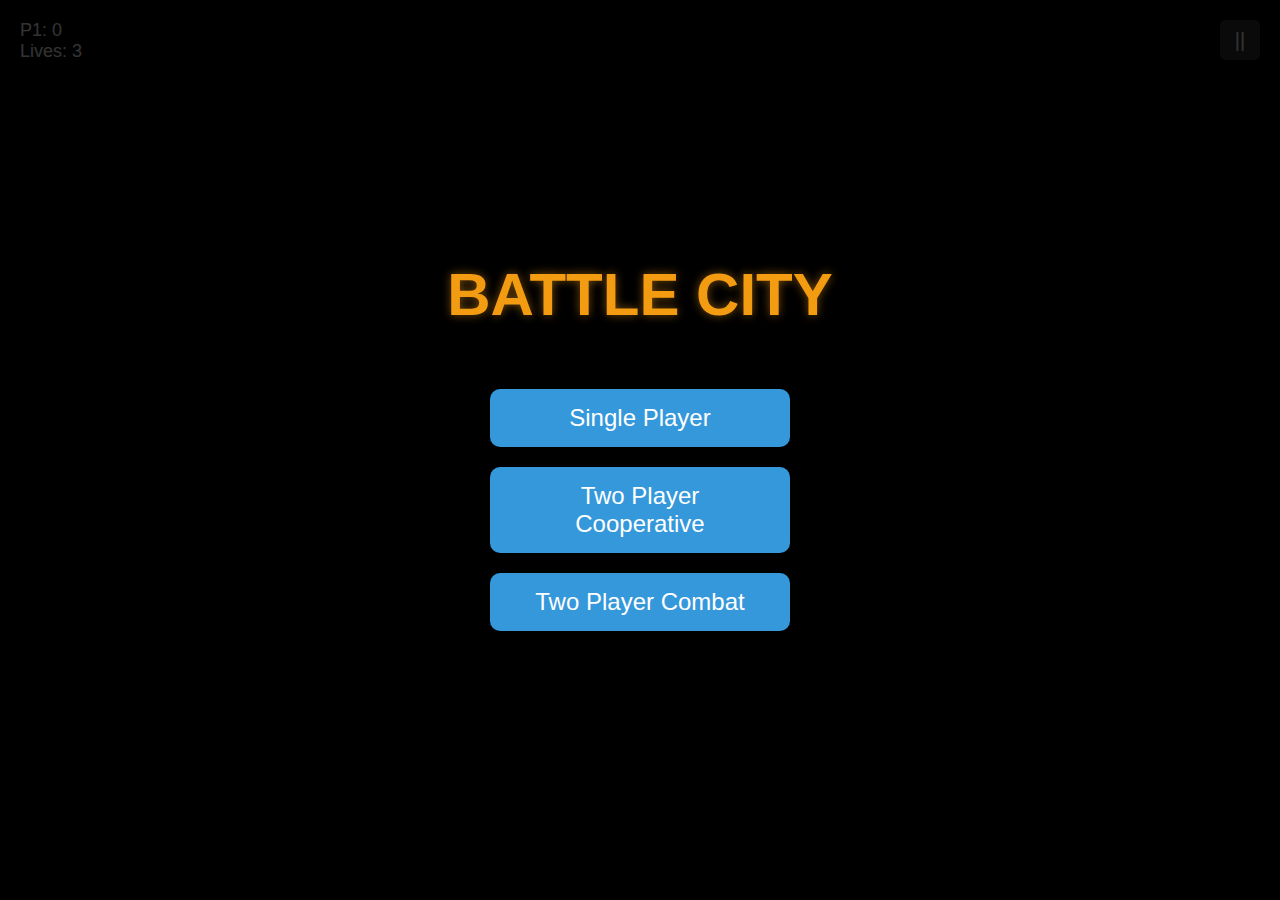
<file: games/battlecity/battletouch/battletouch.html>
<!DOCTYPE html>
<html lang="en">

<head>
    <meta charset="UTF-8">
    <meta name="viewport" content="width=device-width, initial-scale=1.0, maximum-scale=1.0, user-scalable=no">
    <title>Battle City for iPad Pro</title>
    <style>
        * {
            margin: 0;
            padding: 0;
            box-sizing: border-box;
            touch-action: none;
            -webkit-touch-callout: none;
            -webkit-user-select: none;
            user-select: none;
        }

        body {
            background-color: #2c3e50;
            overflow: hidden;
            font-family: Arial, sans-serif;
            display: flex;
            justify-content: center;
            align-items: center;
            height: 100vh;
            width: 100vw;
        }

        #game-container {
            position: relative;
            width: 100%;
            height: 100%;
            max-width: 1366px;
            /* iPad Pro 12.9 width */
            max-height: 1024px;
            /* iPad Pro 12.9 height */
            background-color: #000;
            overflow: hidden;
            outline: none;
            /* Remove focus outline */
        }

        canvas {
            position: absolute;
            top: 0;
            left: 0;
            width: 100%;
            height: 100%;
        }

        /* Control groups define touch areas for touch.js */
        .control-group {
            position: absolute;
            bottom: 0;
            width: 300px;
            height: 300px;
            z-index: 10;
        }

        #menu {
            position: absolute;
            top: 0;
            left: 0;
            width: 100%;
            height: 100%;
            background-color: rgba(0, 0, 0, 0.8);
            display: flex;
            flex-direction: column;
            justify-content: center;
            align-items: center;
            z-index: 20;
        }

        #game-title {
            color: #f39c12;
            font-size: 60px;
            margin-bottom: 50px;
            text-shadow: 0 0 10px rgba(243, 156, 18, 0.5);
        }

        .menu-button {
            background-color: #3498db;
            color: white;
            border: none;
            border-radius: 10px;
            padding: 15px 30px;
            margin: 10px;
            font-size: 24px;
            cursor: pointer;
            transition: background-color 0.3s;
            width: 300px;
            text-align: center;
        }

        .menu-button:hover {
            background-color: #2980b9;
        }

        #game-over {
            position: absolute;
            top: 0;
            left: 0;
            width: 100%;
            height: 100%;
            background-color: rgba(0, 0, 0, 0.8);
            display: none;
            flex-direction: column;
            justify-content: center;
            align-items: center;
            z-index: 20;
            color: white;
        }

        #game-over h2 {
            font-size: 48px;
            margin-bottom: 20px;
            color: #e74c3c;
        }

        #game-over p {
            font-size: 24px;
            margin-bottom: 10px;
        }

        #pause-button {
            position: absolute;
            top: 20px;
            right: 20px;
            background-color: rgba(255, 255, 255, 0.2);
            border: none;
            color: white;
            width: 40px;
            height: 40px;
            border-radius: 5px;
            font-size: 20px;
            cursor: pointer;
            z-index: 15;
        }

        #scoreboard {
            position: absolute;
            top: 20px;
            left: 20px;
            color: white;
            font-size: 18px;
            z-index: 15;
        }

        .control-group {
            position: absolute;
            bottom: 0;
            width: 300px;
            height: 300px;
            z-index: 10;
        }

        #player1 {
            left: 0;
        }

        #player2 {
            right: 0;
            display: none;
        }
    </style>
</head>

<body>
    <div id="game-container">
        <canvas id="game-canvas"></canvas>

        <div id="scoreboard">
            <div id="player1-score">P1: 0</div>
            <div id="player2-score" style="display: none;">P2: 0</div>
            <div id="lives">Lives: 3</div>
        </div>

        <button id="pause-button">||</button>

        <div id="player1" class="control-group">
            <!-- Touch area for player 1 controls - no visual elements -->
        </div>

        <div id="player2" class="control-group">
            <!-- Touch area for player 2 controls - no visual elements -->
        </div>

        <div id="menu">
            <h1 id="game-title">BATTLE CITY</h1>
            <button class="menu-button" id="single-player">Single Player</button>
            <button class="menu-button" id="cooperative">Two Player Cooperative</button>
            <button class="menu-button" id="combat">Two Player Combat</button>
        </div>

        <div id="game-over">
            <h2>Game Over</h2>
            <p id="final-score">Final Score: 0</p>
            <p id="winner"></p>
            <button class="menu-button" id="restart">Restart</button>
            <button class="menu-button" id="main-menu">Main Menu</button>
        </div>
    </div>

    <script src="touch.js"></script>
    <script src="battletouch.js"></script>
</body>

</html>
</file>
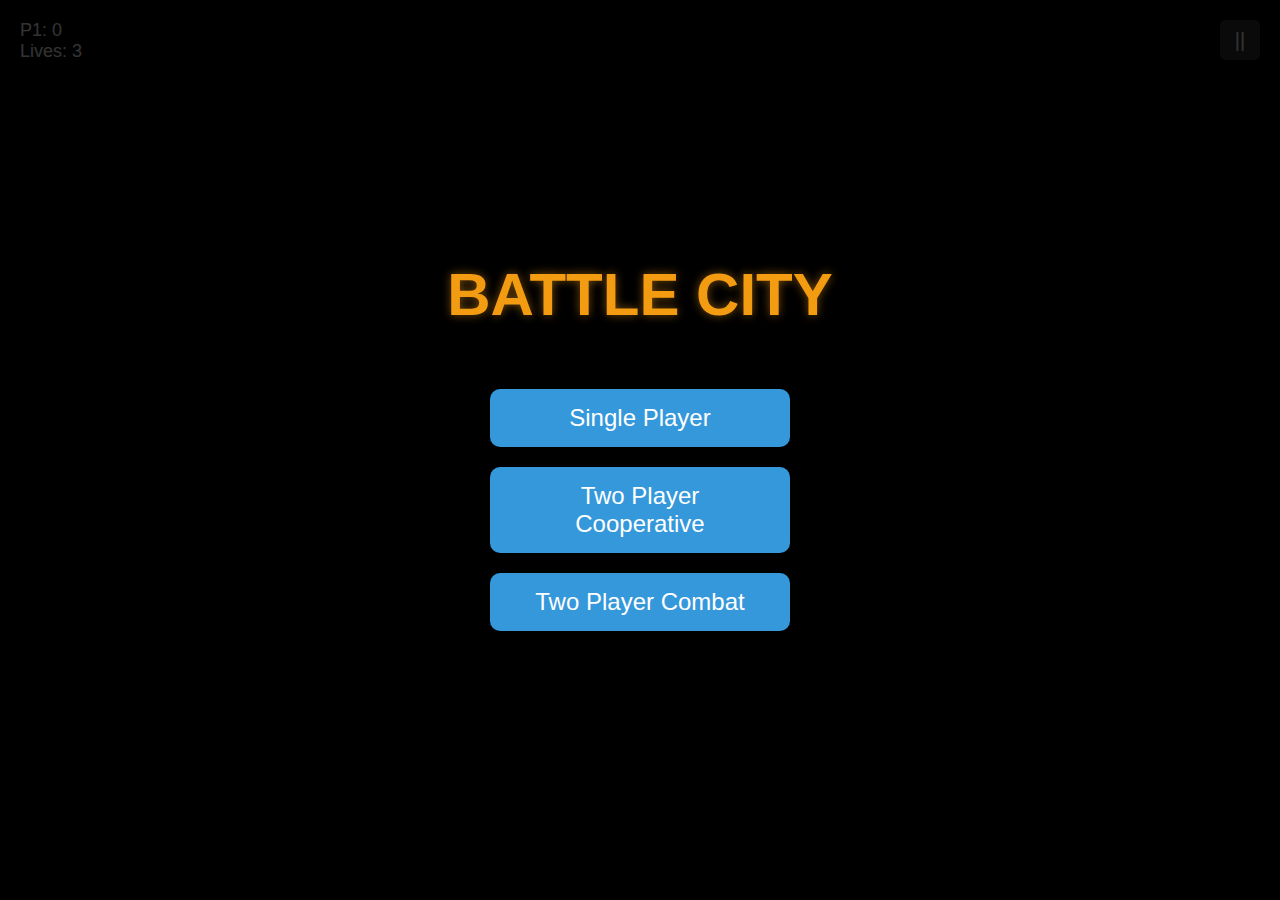
<file: games/battlecity/battletouch0515/battletouch.html>
<!DOCTYPE html>
<html lang="en">

<head>
    <meta charset="UTF-8">
    <meta name="viewport" content="width=device-width, initial-scale=1.0, maximum-scale=1.0, user-scalable=no">
    <meta name="apple-mobile-web-app-capable" content="yes">
    <meta name="apple-mobile-web-app-status-bar-style" content="black">
    <title>Battle City for iPad Pro</title>
    <style>
        * {
            margin: 0;
            padding: 0;
            box-sizing: border-box;
            touch-action: manipulation;
            -webkit-touch-callout: none;
            -webkit-user-select: none;
            user-select: none;
        }

        body {
            background-color: #2c3e50;
            overflow: hidden;
            font-family: Arial, sans-serif;
            display: flex;
            justify-content: center;
            align-items: center;
            height: 100vh;
            width: 100vw;
        }

        #game-container {
            position: relative;
            width: 100%;
            height: 100%;
            max-width: 1366px;
            /* iPad Pro 12.9 width */
            max-height: 1024px;
            /* iPad Pro 12.9 height */
            background-color: #000;
            overflow: hidden;
            outline: none;
            /* Remove focus outline */
        }

        canvas {
            position: absolute;
            top: 0;
            left: 0;
            width: 100%;
            height: 100%;
        }

        /* Control groups define touch areas for touch.js */
        .control-group {
            position: absolute;
            bottom: 0;
            width: 40%;
            height: 40%;
            z-index: 10;
        }

        #menu {
            position: absolute;
            top: 0;
            left: 0;
            width: 100%;
            height: 100%;
            background-color: rgba(0, 0, 0, 0.8);
            display: flex;
            flex-direction: column;
            justify-content: center;
            align-items: center;
            z-index: 20;
        }

        #game-title {
            color: #f39c12;
            font-size: min(60px, 10vw);
            margin-bottom: 50px;
            text-shadow: 0 0 10px rgba(243, 156, 18, 0.5);
            text-align: center;
            padding: 0 20px;
        }

        .menu-button {
            background-color: #3498db;
            color: white;
            border: none;
            border-radius: 10px;
            padding: 15px 30px;
            margin: 10px;
            font-size: min(24px, 5vw);
            cursor: pointer;
            transition: background-color 0.3s;
            width: min(300px, 80%);
            text-align: center;
        }

        .menu-button:hover {
            background-color: #2980b9;
        }

        #game-over {
            position: absolute;
            top: 0;
            left: 0;
            width: 100%;
            height: 100%;
            background-color: rgba(0, 0, 0, 0.8);
            display: none;
            flex-direction: column;
            justify-content: center;
            align-items: center;
            z-index: 20;
            color: white;
        }

        #game-over h2 {
            font-size: 48px;
            margin-bottom: 20px;
            color: #e74c3c;
        }

        #game-over p {
            font-size: 24px;
            margin-bottom: 10px;
        }

        #pause-button {
            position: absolute;
            top: 20px;
            right: 20px;
            background-color: rgba(255, 255, 255, 0.2);
            border: none;
            color: white;
            width: 40px;
            height: 40px;
            border-radius: 5px;
            font-size: 20px;
            cursor: pointer;
            z-index: 15;
        }

        #scoreboard {
            position: absolute;
            top: 20px;
            left: 20px;
            color: white;
            font-size: 18px;
            z-index: 15;
        }

        #player1 {
            left: 0;
        }

        #player2 {
            right: 0;
            display: none;
        }
    </style>
</head>

<body>
    <div id="game-container">
        <canvas id="game-canvas"></canvas>

        <div id="scoreboard">
            <div id="player1-score">P1: 0</div>
            <div id="player2-score" style="display: none;">P2: 0</div>
            <div id="lives">Lives: 3</div>
        </div>

        <button id="pause-button">||</button>

        <div id="player1" class="control-group">
            <!-- Touch area for player 1 controls - no visual elements -->
        </div>

        <div id="player2" class="control-group">
            <!-- Touch area for player 2 controls - no visual elements -->
        </div>

        <div id="menu">
            <h1 id="game-title">BATTLE CITY</h1>
            <button class="menu-button" id="single-player">Single Player</button>
            <button class="menu-button" id="cooperative">Two Player Cooperative</button>
            <button class="menu-button" id="combat">Two Player Combat</button>
        </div>

        <div id="game-over">
            <h2>Game Over</h2>
            <p id="final-score">Final Score: 0</p>
            <p id="winner"></p>
            <button class="menu-button" id="restart">Restart</button>
            <button class="menu-button" id="main-menu">Main Menu</button>
        </div>
    </div>

    <script src="touch.js"></script>
    <script src="battletouch.js"></script>
</body>

</html>
</file>
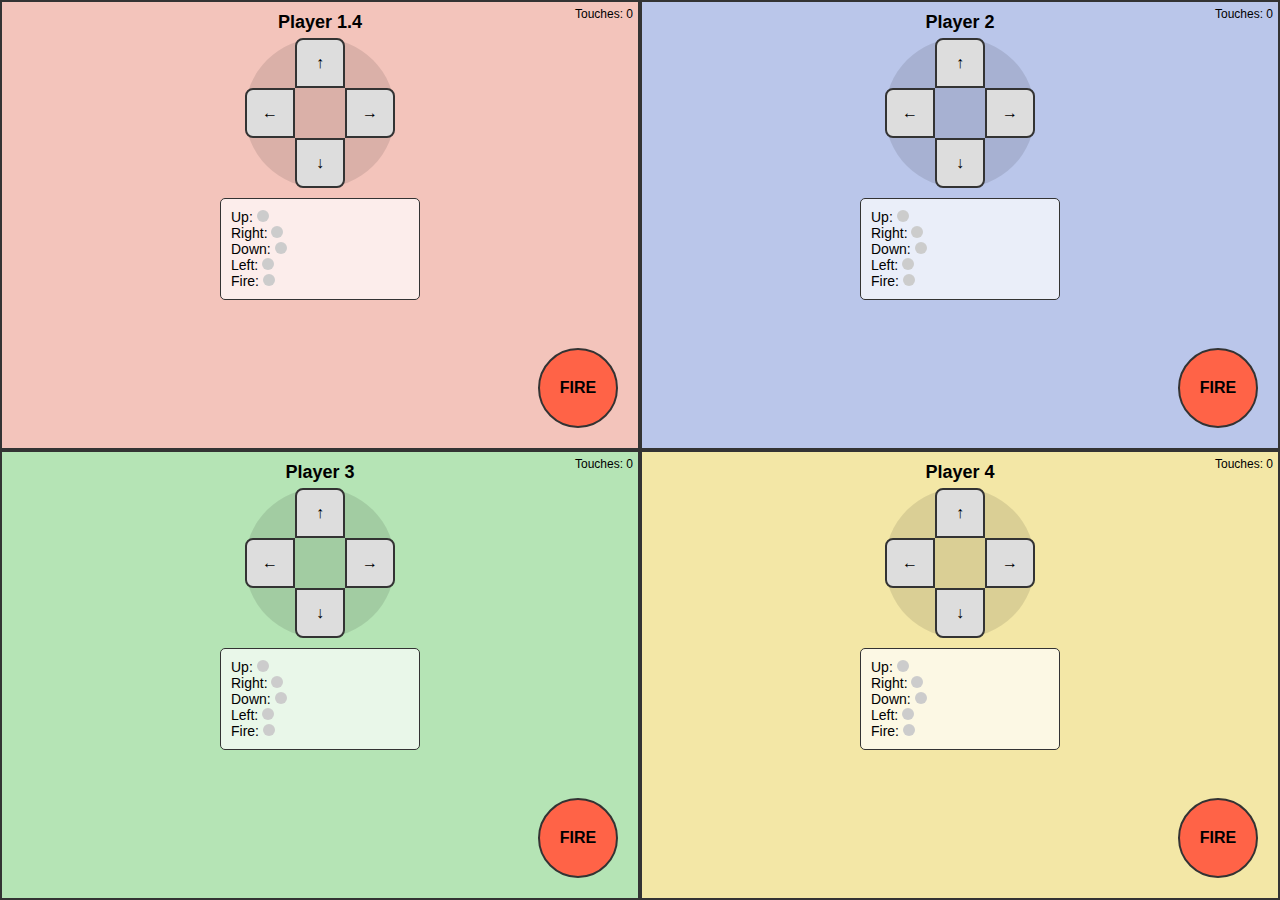
<file: games/battlecity/touch5ex/touch.html>
<!DOCTYPE html>
<html lang="en">

<head>
    <meta charset="UTF-8">
    <meta name="viewport" content="width=device-width, initial-scale=1.0, maximum-scale=1.0, user-scalable=no">
    <title>4-Player multitouch controls</title>
    <link rel="stylesheet" href="styles.css">
</head>

<body>
    <div class="controls-container">
        <div class="control-group player1" id="player1">
            <div class="player-label">Player 1.4</div>
            <div class="status" id="status1">Touches: 0</div>
            <div class="d-pad">
                <div class="d-pad-button up" id="p1-up">↑</div>
                <div class="d-pad-button right" id="p1-right">→</div>
                <div class="d-pad-button down" id="p1-down">↓</div>
                <div class="d-pad-button left" id="p1-left">←</div>
            </div>
            <div class="fire-button" id="p1-fire">FIRE</div>
            <div class="control-status">
                <div>Up: <span class="status-indicator" id="p1-up-status"></span></div>
                <div>Right: <span class="status-indicator" id="p1-right-status"></span></div>
                <div>Down: <span class="status-indicator" id="p1-down-status"></span></div>
                <div>Left: <span class="status-indicator" id="p1-left-status"></span></div>
                <div>Fire: <span class="status-indicator" id="p1-fire-status"></span></div>
            </div>
        </div>

        <div class="control-group player2" id="player2">
            <div class="player-label">Player 2</div>
            <div class="status" id="status2">Touches: 0</div>
            <div class="d-pad">
                <div class="d-pad-button up" id="p2-up">↑</div>
                <div class="d-pad-button right" id="p2-right">→</div>
                <div class="d-pad-button down" id="p2-down">↓</div>
                <div class="d-pad-button left" id="p2-left">←</div>
            </div>
            <div class="fire-button" id="p2-fire">FIRE</div>
            <div class="control-status">
                <div>Up: <span class="status-indicator" id="p2-up-status"></span></div>
                <div>Right: <span class="status-indicator" id="p2-right-status"></span></div>
                <div>Down: <span class="status-indicator" id="p2-down-status"></span></div>
                <div>Left: <span class="status-indicator" id="p2-left-status"></span></div>
                <div>Fire: <span class="status-indicator" id="p2-fire-status"></span></div>
            </div>
        </div>

        <div class="control-group player3" id="player3">
            <div class="player-label">Player 3</div>
            <div class="status" id="status3">Touches: 0</div>
            <div class="d-pad">
                <div class="d-pad-button up" id="p3-up">↑</div>
                <div class="d-pad-button right" id="p3-right">→</div>
                <div class="d-pad-button down" id="p3-down">↓</div>
                <div class="d-pad-button left" id="p3-left">←</div>
            </div>
            <div class="fire-button" id="p3-fire">FIRE</div>
            <div class="control-status">
                <div>Up: <span class="status-indicator" id="p3-up-status"></span></div>
                <div>Right: <span class="status-indicator" id="p3-right-status"></span></div>
                <div>Down: <span class="status-indicator" id="p3-down-status"></span></div>
                <div>Left: <span class="status-indicator" id="p3-left-status"></span></div>
                <div>Fire: <span class="status-indicator" id="p3-fire-status"></span></div>
            </div>
        </div>

        <div class="control-group player4" id="player4">
            <div class="player-label">Player 4</div>
            <div class="status" id="status4">Touches: 0</div>
            <div class="d-pad">
                <div class="d-pad-button up" id="p4-up">↑</div>
                <div class="d-pad-button right" id="p4-right">→</div>
                <div class="d-pad-button down" id="p4-down">↓</div>
                <div class="d-pad-button left" id="p4-left">←</div>
            </div>
            <div class="fire-button" id="p4-fire">FIRE</div>
            <div class="control-status">
                <div>Up: <span class="status-indicator" id="p4-up-status"></span></div>
                <div>Right: <span class="status-indicator" id="p4-right-status"></span></div>
                <div>Down: <span class="status-indicator" id="p4-down-status"></span></div>
                <div>Left: <span class="status-indicator" id="p4-left-status"></span></div>
                <div>Fire: <span class="status-indicator" id="p4-fire-status"></span></div>
            </div>
        </div>
    </div>

    <script src="touch.js"></script>
    <script>
        document.addEventListener('DOMContentLoaded', function () {
            // Create and initialize the touch controller
            const touchController = new TouchController().init();

            // Track active buttons state
            const activeButtons = {
                player1: { up: false, right: false, down: false, left: false, fire: false },
                player2: { up: false, right: false, down: false, left: false, fire: false },
                player3: { up: false, right: false, down: false, left: false, fire: false },
                player4: { up: false, right: false, down: false, left: false, fire: false }
            };

            // Helper function to update UI for button state changes
            function updateButtonUI(playerId, direction, isActive) {
                // Update the button visual state
                const elementId = `p${playerId.slice(-1)}-${direction}`;
                const element = document.getElementById(elementId);

                if (element) {
                    if (isActive) {
                        element.classList.add('active');
                    } else {
                        element.classList.remove('active');
                    }
                }

                // Update status indicator
                const statusIndicatorId = `${elementId}-status`;
                const statusIndicator = document.getElementById(statusIndicatorId);

                if (statusIndicator) {
                    if (isActive) {
                        statusIndicator.classList.add('status-active');
                    } else {
                        statusIndicator.classList.remove('status-active');
                    }
                }

                // Update player touch count
                const playerNum = playerId.slice(-1);
                const touchCount = touchController.getPlayerTouchCount(playerId);
                document.getElementById(`status${playerNum}`).textContent = `Touches: ${touchCount}`;

                // Update internal state tracking
                const playerState = activeButtons[playerId];
                if (playerState) {
                    playerState[direction] = isActive;
                }
            }

            // Register callback for arrow button pressed
            touchController.on('arrow-down', function (playerId, direction) {
                updateButtonUI(playerId, direction, true);
            });

            // Register callback for arrow button released
            touchController.on('arrow-up', function (playerId, direction) {
                updateButtonUI(playerId, direction, false);
            });

            // Register callback for fire button pressed
            touchController.on('fire-down', function (playerId, direction) {
                updateButtonUI(playerId, 'fire', true);
            });

            // Register callback for fire button released
            touchController.on('fire-up', function (playerId, direction) {
                updateButtonUI(playerId, 'fire', false);
            });
        });
    </script>
</body>

</html>
</file>
<file: games/airhockey/styles/styles.css>
* {
    margin: 0;
    padding: 0;
    box-sizing: border-box;
}

body {
    font-family: Arial, sans-serif;
    background-color: #222;
    color: #fff;
    overflow: hidden;
    height: 100vh;
    display: flex;
    justify-content: center;
    align-items: center;
}

#game-container {
    position: relative;
    width: 100%;
    max-width: 1280px;
    aspect-ratio: 16/9;
    background-color: #000;
    box-shadow: 0 0 20px rgba(0, 0, 0, 0.5);
}

#game-canvas {
    position: absolute;
    top: 0;
    left: 0;
    width: 100%;
    height: 100%;
    z-index: 1;
}

#hud {
    position: absolute;
    top: 0;
    left: 0;
    width: 100%;
    height: 100%;
    z-index: 2;
    pointer-events: none;
}

#score-display {
    position: absolute;
    top: 20px;
    left: 0;
    width: 100%;
    text-align: center;
    font-size: 48px;
    font-weight: bold;
    text-shadow: 0 0 10px rgba(255, 255, 255, 0.5);
}

#round-info {
    position: absolute;
    top: 80px;
    left: 0;
    width: 100%;
    text-align: center;
    font-size: 24px;
    opacity: 0.7;
}

#message-overlay {
    position: absolute;
    top: 0;
    left: 0;
    width: 100%;
    height: 100%;
    display: flex;
    justify-content: center;
    align-items: center;
    font-size: 72px;
    font-weight: bold;
    opacity: 0;
    transition: opacity 0.3s ease;
    text-shadow: 0 0 10px rgba(52, 152, 219, 0.8);
    color: white;
    background-color: rgba(0, 0, 0, 0.3);
    z-index: 4;
}

#settings-panel {
    position: absolute;
    top: 50%;
    left: 50%;
    transform: translate(-50%, -50%);
    background-color: rgba(0, 0, 0, 0.9);
    border: 2px solid #3498db;
    border-radius: 10px;
    padding: 30px;
    z-index: 3;
    width: 80%;
    max-width: 500px;
    box-shadow: 0 0 20px rgba(52, 152, 219, 0.5);
}

#settings-panel h2 {
    text-align: center;
    margin-bottom: 20px;
    color: #3498db;
}

.hidden {
    display: none !important;
    visibility: hidden !important;
    opacity: 0 !important;
    pointer-events: none !important;
}

.setting {
    margin-bottom: 20px;
}

label {
    display: block;
    margin-bottom: 8px;
}

input[type="range"] {
    width: 100%;
    height: 20px;
}

.radio-group {
    display: flex;
    gap: 20px;
}

button {
    background-color: #3498db;
    color: white;
    border: none;
    padding: 15px 30px;
    font-size: 20px;
    font-weight: bold;
    border-radius: 5px;
    cursor: pointer;
    display: block;
    margin: 30px auto 0;
    transition: all 0.2s;
    box-shadow: 0 4px 0 #2980b9;
}

button:hover {
    background-color: #2980b9;
    transform: translateY(-2px);
    box-shadow: 0 6px 0 #2980b9;
}

button:active {
    transform: translateY(2px);
    box-shadow: 0 2px 0 #2980b9;
}

/* Game animations */
@keyframes goal-flash {
    0% {
        background-color: rgba(255, 255, 255, 0);
    }

    50% {
        background-color: rgba(255, 255, 255, 0.3);
    }

    100% {
        background-color: rgba(255, 255, 255, 0);
    }
}

.goal-animation {
    animation: goal-flash 0.5s ease;
}
</file>
<file: games/snake/styles.css>
@import url('https://fonts.googleapis.com/css2?family=Orbitron:wght@400;700;900&display=swap');

* {
    margin: 0;
    padding: 0;
    box-sizing: border-box;
}

body {
    font-family: 'Orbitron', monospace;
    background: linear-gradient(45deg, #0a0a0a, #1a1a2e, #16213e);
    background-size: 400% 400%;
    animation: gradientShift 15s ease infinite;
    color: #00ffff;
    overflow: hidden;
    user-select: none;
}

@keyframes gradientShift {
    0% {
        background-position: 0% 50%;
    }

    50% {
        background-position: 100% 50%;
    }

    100% {
        background-position: 0% 50%;
    }
}

.container {
    display: flex;
    justify-content: center;
    align-items: center;
    min-height: 100vh;
    padding: 20px;
}

.game-wrapper {
    position: relative;
    border: 3px solid #00ffff;
    border-radius: 15px;
    box-shadow: 0 0 30px #00ffff50, inset 0 0 30px #00ffff20;
    background: rgba(0, 0, 0, 0.8);
    overflow: hidden;
}

#gameCanvas {
    display: block;
    background: linear-gradient(135deg, #000428, #004e92);
    border-radius: 12px;
}

.ui-overlay {
    position: absolute;
    top: 10px;
    left: 10px;
    right: 10px;
    display: flex;
    justify-content: space-between;
    align-items: flex-start;
    pointer-events: none;
    z-index: 10;
}

.score-panel,
.abilities-panel {
    background: rgba(0, 0, 0, 0.05);
    border: 2px solid #00ffff;
    border-radius: 10px;
    padding: 15px;
    min-width: 150px;
    box-shadow: 0 0 20px #00ffff30;
}

.score-item,
.ability-item {
    display: flex;
    justify-content: space-between;
    margin-bottom: 8px;
    font-size: 14px;
    font-weight: 700;
}

.ability-item.active {
    color: #ffff00;
    text-shadow: 0 0 10px #ffff00;
    animation: pulse 1s ease-in-out infinite;
}

@keyframes pulse {

    0%,
    100% {
        opacity: 1;
    }

    50% {
        opacity: 0.7;
    }
}

.screen {
    position: absolute;
    top: 0;
    left: 0;
    right: 0;
    bottom: 0;
    display: flex;
    flex-direction: column;
    justify-content: center;
    align-items: center;
    background: rgba(0, 0, 0, 0.95);
    z-index: 100;
}

.screen.hidden {
    display: none;
}

.title {
    font-size: 3rem;
    font-weight: 900;
    text-align: center;
    margin-bottom: 20px;
    background: linear-gradient(45deg, #00ffff, #ff00ff, #ffff00);
    background-size: 200% 200%;
    -webkit-background-clip: text;
    -webkit-text-fill-color: transparent;
    animation: gradientShift 3s ease infinite, glow 2s ease-in-out infinite;
}

h2.title {
    font-size: 2rem;
}

@keyframes glow {

    0%,
    100% {
        filter: drop-shadow(0 0 20px #00ffff);
    }

    50% {
        filter: drop-shadow(0 0 30px #ff00ff);
    }
}

.subtitle {
    font-size: 1.2rem;
    margin-bottom: 30px;
    opacity: 0.8;
    text-align: center;
}

.button {
    background: linear-gradient(45deg, #00ffff, #0080ff);
    border: none;
    color: #000;
    padding: 15px 30px;
    font-size: 1.1rem;
    font-weight: 700;
    font-family: 'Orbitron', monospace;
    cursor: pointer;
    border-radius: 10px;
    margin: 10px;
    transition: all 0.3s ease;
    box-shadow: 0 0 20px #00ffff50;
}

.button:hover {
    transform: translateY(-3px);
    box-shadow: 0 5px 25px #00ffff70;
}

.button:active {
    transform: translateY(0);
}

.controls {
    text-align: center;
    margin-top: 20px;
    font-size: 0.9rem;
    opacity: 0.7;
}

.food-legend {
    display: grid;
    grid-template-columns: repeat(auto-fit, minmax(200px, 1fr));
    gap: 15px;
    margin: 20px 0;
    max-width: 600px;
}

.food-item {
    display: flex;
    align-items: center;
    gap: 10px;
    padding: 10px;
    background: rgba(255, 255, 255, 0.1);
    border-radius: 8px;
    border: 1px solid rgba(255, 255, 255, 0.2);
}

.food-icon {
    width: 20px;
    height: 20px;
    border-radius: 50%;
    box-shadow: 0 0 10px currentColor;
}

.red {
    background: #ff4444;
}

.blue {
    background: #4444ff;
}

.gold {
    background: #ffaa00;
}

.green {
    background: #44ff44;
}

.purple {
    background: #aa44ff;
}

.leaderboard {
    background: rgba(0, 0, 0, 0.9);
    border: 2px solid #00ffff;
    border-radius: 10px;
    padding: 20px;
    margin: 20px 0;
    max-width: 400px;
    width: 100%;
}

.leaderboard h3 {
    text-align: center;
    margin-bottom: 15px;
    color: #00ffff;
}

.leaderboard-entry {
    display: flex;
    justify-content: space-between;
    padding: 8px 0;
    border-bottom: 1px solid rgba(0, 255, 255, 0.2);
}

.name-input {
    background: rgba(0, 0, 0, 0.8);
    border: 2px solid #00ffff;
    border-radius: 5px;
    color: #00ffff;
    padding: 10px;
    font-family: 'Orbitron', monospace;
    font-size: 1rem;
    margin: 10px 0;
    text-align: center;
}

.name-input:focus {
    outline: none;
    box-shadow: 0 0 15px #00ffff50;
}

.shake {
    animation: shake 0.5s ease-in-out;
}

@keyframes shake {

    0%,
    100% {
        transform: translateX(0);
    }

    25% {
        transform: translateX(-5px) rotate(-2deg);
    }

    75% {
        transform: translateX(5px) rotate(2deg);
    }
}

@media (max-width: 768px) {
    .title {
        font-size: 2rem;
    }

    .ui-overlay {
        flex-direction: column;
        gap: 10px;
    }

    .score-panel,
    .abilities-panel {
        min-width: 120px;
    }
}
</file>
<file: games/battlecity/touch5ex/styles.css>
* {
    box-sizing: border-box;
    margin: 0;
    padding: 0;
    touch-action: none;
}

body {
    font-family: Arial, sans-serif;
    overflow: hidden;
    position: fixed;
    width: 100%;
    height: 100%;
}

.controls-container {
    display: grid;
    grid-template-columns: 1fr 1fr;
    grid-template-rows: 1fr 1fr;
    width: 100%;
    height: 100vh;
    background-color: #eee;
}

.control-group {
    display: flex;
    flex-direction: column;
    padding: 10px;
    border: 2px solid #333;
    position: relative;
}

.player1 {
    background-color: rgba(255, 99, 71, 0.3);
}

.player2 {
    background-color: rgba(65, 105, 225, 0.3);
}

.player3 {
    background-color: rgba(50, 205, 50, 0.3);
}

.player4 {
    background-color: rgba(255, 215, 0, 0.3);
}

.player-label {
    font-weight: bold;
    font-size: 18px;
    text-align: center;
    margin-bottom: 5px;
}

.d-pad {
    width: 150px;
    height: 150px;
    margin: 0 auto;
    position: relative;
    background-color: rgba(0, 0, 0, 0.1);
    border-radius: 50%;
}

.d-pad-button {
    position: absolute;
    background-color: #ddd;
    border: 2px solid #333;
    width: 50px;
    height: 50px;
    display: flex;
    justify-content: center;
    align-items: center;
    font-weight: bold;
    user-select: none;
}

.up {
    top: 0;
    left: 50px;
    border-radius: 8px 8px 0 0;
}

.right {
    top: 50px;
    left: 100px;
    border-radius: 0 8px 8px 0;
}

.down {
    top: 100px;
    left: 50px;
    border-radius: 0 0 8px 8px;
}

.left {
    top: 50px;
    left: 0px;
    border-radius: 8px 0 0 8px;
}

.fire-button {
    width: 80px;
    height: 80px;
    background-color: #ff6347;
    border: 2px solid #333;
    border-radius: 50%;
    display: flex;
    justify-content: center;
    align-items: center;
    font-weight: bold;
    user-select: none;
    position: absolute;
    right: 20px;
    bottom: 20px;
}

.active {
    background-color: #999;
    transform: scale(0.95);
}

.status {
    position: absolute;
    top: 5px;
    right: 5px;
    font-size: 12px;
}

.control-status {
    margin: 10px auto;
    width: 200px;
    padding: 10px;
    background-color: rgba(255, 255, 255, 0.7);
    border: 1px solid #333;
    border-radius: 5px;
    font-size: 14px;
}

.status-indicator {
    display: inline-block;
    width: 12px;
    height: 12px;
    border-radius: 50%;
    margin-right: 5px;
    background-color: #ccc;
}

.status-active {
    background-color: #2ecc71;
}
</file>
